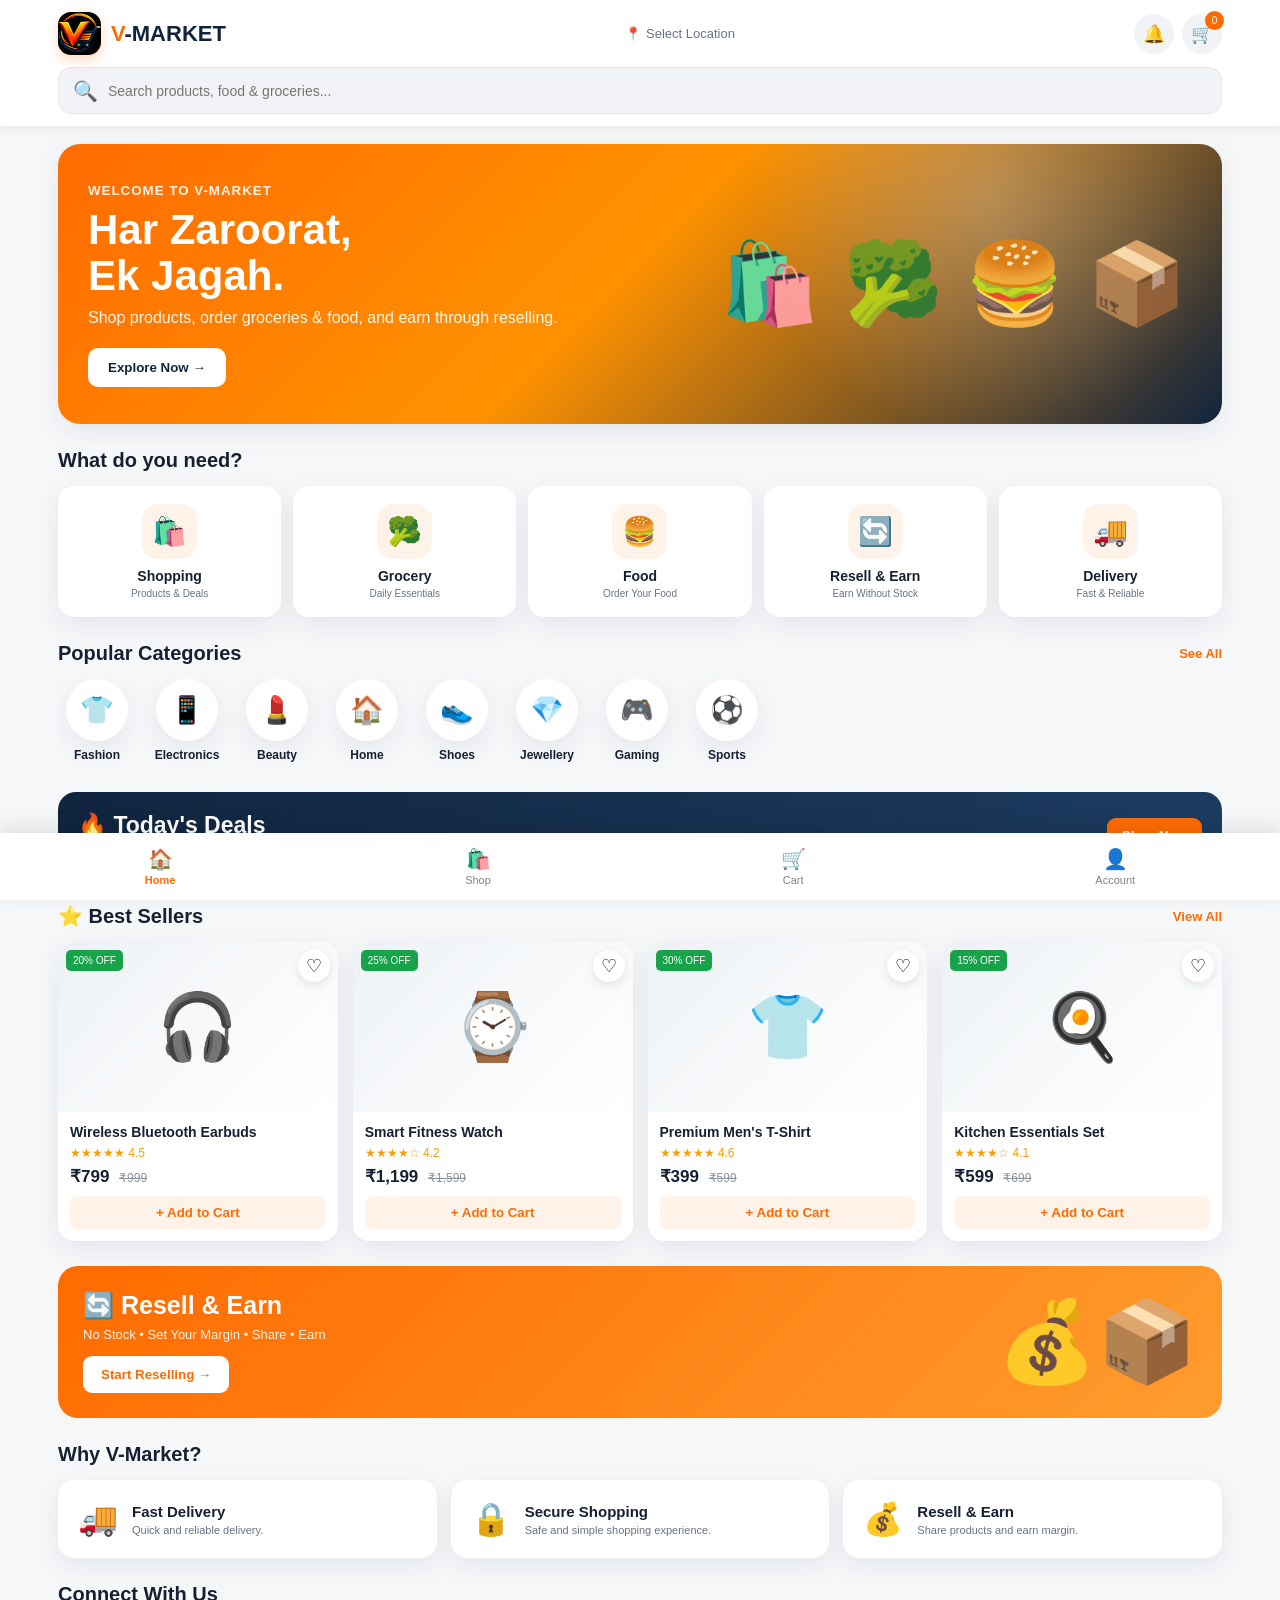
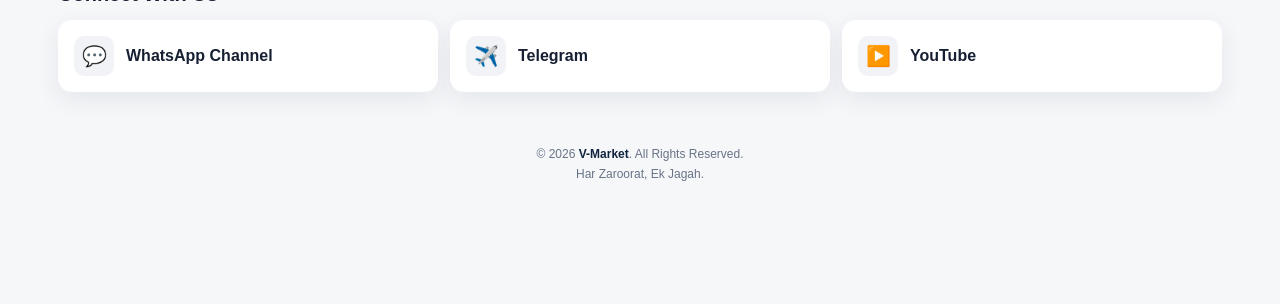
<file: index.html>
<!DOCTYPE html>
<html lang="en">
<head>

<meta charset="UTF-8">
<meta name="viewport" content="width=device-width, initial-scale=1.0">

<title>V-Market | Har Zaroorat, Ek Jagah.</title>

<meta name="description"
content="V-Market - Shopping, Grocery, Food, Resell & Earn and Delivery platform.">

<style>

/* =========================
   RESET
========================= */

*{
    margin:0;
    padding:0;
    box-sizing:border-box;
}

:root{
    --orange:#ff6b00;
    --orange2:#ff8a00;
    --navy:#10243e;
    --text:#172033;
    --muted:#687386;
    --bg:#f6f7f9;
    --white:#ffffff;
    --green:#16a34a;
    --red:#ef4444;
    --border:#e5e7eb;
    --shadow:0 8px 25px rgba(16,36,62,.08);
}

html{
    scroll-behavior:smooth;
}

body{
    font-family:Arial,Helvetica,sans-serif;
    background:var(--bg);
    color:var(--text);
    padding-bottom:80px;
}

button{
    font-family:inherit;
    border:0;
    cursor:pointer;
}

a{
    text-decoration:none;
    color:inherit;
}

/* =========================
   HEADER
========================= */

.header{
    background:var(--white);
    position:sticky;
    top:0;
    z-index:1000;
    box-shadow:0 2px 12px rgba(0,0,0,.07);
}

.header-top{
    max-width:1200px;
    margin:auto;
    padding:12px 18px;
    display:flex;
    align-items:center;
    justify-content:space-between;
    gap:15px;
}

.logo-area{
    display:flex;
    align-items:center;
    gap:10px;
    min-width:160px;
}

.logo-box{
    width:43px;
    height:43px;
    border-radius:13px;
    background:#000;
    display:flex;
    align-items:center;
    justify-content:center;
    color:white;
    font-size:25px;
    font-weight:900;
    box-shadow:0 5px 12px rgba(255,107,0,.25);
}
.logo-box img{
    width:100%;
    height:100%;
    object-fit:contain;
    border-radius:13px;
    display:block;
}
.logo-text{
    font-size:22px;
    font-weight:900;
    color:var(--navy);
}

.logo-text span{
    color:var(--orange);
}

.location{
    display:flex;
    align-items:center;
    gap:5px;
    color:var(--muted);
    font-size:13px;
    cursor:pointer;
}

.header-actions{
    display:flex;
    gap:8px;
}

.icon-btn{
    width:40px;
    height:40px;
    border-radius:50%;
    background:#f1f3f6;
    display:flex;
    align-items:center;
    justify-content:center;
    font-size:18px;
    position:relative;
}

.icon-btn:hover{
    background:#e7eaee;
}

.cart-count{
    position:absolute;
    top:-3px;
    right:-2px;
    background:var(--orange);
    color:white;
    width:19px;
    height:19px;
    border-radius:50%;
    font-size:10px;
    display:flex;
    align-items:center;
    justify-content:center;
}

/* =========================
   SEARCH
========================= */

.search-wrap{
    max-width:1200px;
    margin:auto;
    padding:0 18px 12px;
}

.search{
    background:#f1f3f6;
    border:1px solid #e4e7eb;
    height:47px;
    border-radius:13px;
    display:flex;
    align-items:center;
    padding:0 14px;
    gap:10px;
}

.search span{
    font-size:20px;
}

.search input{
    flex:1;
    border:0;
    outline:0;
    background:transparent;
    font-size:14px;
}

/* =========================
   MAIN
========================= */

.container{
    max-width:1200px;
    margin:auto;
    padding:18px;
}

.section{
    margin-top:25px;
}

.section-head{
    display:flex;
    align-items:center;
    justify-content:space-between;
    margin-bottom:14px;
}

.section-head h2{
    font-size:20px;
}

.see-all{
    color:var(--orange);
    font-weight:bold;
    font-size:13px;
    cursor:pointer;
}

/* =========================
   HERO
========================= */

.hero{
    min-height:280px;
    border-radius:22px;
    overflow:hidden;

    background:
    radial-gradient(
        circle at 80% 20%,
        rgba(255,255,255,.25),
        transparent 25%
    ),
    linear-gradient(
        135deg,
        #ff6b00,
        #ff9200 48%,
        #10243e
    );

    color:white;
    display:flex;
    align-items:center;
    padding:30px;
    position:relative;
    box-shadow:var(--shadow);
}

.hero-content{
    max-width:560px;
    position:relative;
    z-index:2;
}

.hero small{
    font-weight:bold;
    letter-spacing:1px;
    opacity:.9;
}

.hero h1{
    font-size:42px;
    line-height:1.08;
    margin:8px 0;
}

.hero p{
    opacity:.92;
    margin-bottom:18px;
    line-height:1.5;
}

.primary-btn{
    background:white;
    color:var(--navy);
    padding:12px 20px;
    border-radius:10px;
    font-weight:bold;
}

.primary-btn:hover{
    transform:translateY(-2px);
}

.hero-art{
    position:absolute;
    right:35px;
    font-size:80px;
    display:flex;
    gap:8px;
    opacity:.95;
}

/* =========================
   SERVICES
========================= */

.services{
    display:grid;
    grid-template-columns:repeat(5,1fr);
    gap:12px;
}

.service{
    background:white;
    border-radius:16px;
    padding:18px 10px;
    text-align:center;
    box-shadow:var(--shadow);
    cursor:pointer;
    transition:.2s;
}

.service:hover{
    transform:translateY(-3px);
}

.service-icon{
    width:55px;
    height:55px;
    border-radius:16px;
    margin:0 auto 9px;
    display:flex;
    align-items:center;
    justify-content:center;
    font-size:28px;
    background:#fff2e8;
}

.service h3{
    font-size:14px;
}

.service p{
    font-size:10px;
    color:var(--muted);
    margin-top:4px;
}

/* =========================
   CATEGORIES
========================= */

.categories{
    display:flex;
    gap:12px;
    overflow-x:auto;
    padding-bottom:5px;
}

.categories::-webkit-scrollbar{
    display:none;
}

.category{
    min-width:78px;
    text-align:center;
    cursor:pointer;
}

.category-icon{
    width:62px;
    height:62px;
    background:white;
    border-radius:50%;
    display:flex;
    align-items:center;
    justify-content:center;
    font-size:27px;
    margin:auto;
    box-shadow:var(--shadow);
    transition:.2s;
}

.category:hover .category-icon{
    transform:translateY(-3px);
}

.category p{
    font-size:12px;
    margin-top:7px;
    font-weight:bold;
}

/* =========================
   DEAL BANNER
========================= */

.deal-banner{
    border-radius:18px;
    padding:20px;
    color:white;
    background:linear-gradient(120deg,#10243e,#1c3c61);
    display:flex;
    justify-content:space-between;
    align-items:center;
    overflow:hidden;
}

.deal-banner h2{
    font-size:23px;
    margin-bottom:5px;
}

.deal-banner p{
    opacity:.85;
    font-size:13px;
}

.deal-btn{
    background:var(--orange);
    color:white;
    padding:10px 15px;
    border-radius:9px;
    font-weight:bold;
}

/* =========================
   PRODUCTS
========================= */

.products{
    display:grid;
    grid-template-columns:repeat(4,1fr);
    gap:15px;
}

.product{
    background:white;
    border-radius:16px;
    overflow:hidden;
    box-shadow:var(--shadow);
    position:relative;
    transition:.2s;
}

.product:hover{
    transform:translateY(-3px);
}

.product-img{
    height:170px;
    background:linear-gradient(135deg,#eef2f5,#fff);
    display:flex;
    align-items:center;
    justify-content:center;
    font-size:65px;
    position:relative;
}

.discount{
    position:absolute;
    left:8px;
    top:8px;
    background:var(--green);
    color:white;
    font-size:10px;
    padding:5px 7px;
    border-radius:5px;
}

.heart{
    position:absolute;
    right:8px;
    top:8px;
    width:32px;
    height:32px;
    border-radius:50%;
    background:white;
    box-shadow:0 3px 10px rgba(0,0,0,.1);
    font-size:18px;
}

.heart.active{
    color:var(--red);
}

.product-info{
    padding:12px;
}

.product-name{
    font-weight:bold;
    font-size:14px;
    white-space:nowrap;
    overflow:hidden;
    text-overflow:ellipsis;
}

.rating{
    color:#f59e0b;
    font-size:12px;
    margin:6px 0;
}

.price{
    font-weight:900;
    font-size:17px;
}

.old-price{
    color:#8a93a1;
    text-decoration:line-through;
    font-size:12px;
    margin-left:5px;
}

.add-btn{
    margin-top:9px;
    width:100%;
    padding:9px;
    background:#fff2e8;
    color:var(--orange);
    border-radius:8px;
    font-weight:bold;
}

.add-btn:hover{
    background:var(--orange);
    color:white;
}

/* =========================
   FEATURES
========================= */

.features{
    display:grid;
    grid-template-columns:repeat(3,1fr);
    gap:14px;
}

.feature{
    background:white;
    padding:20px;
    border-radius:16px;
    box-shadow:var(--shadow);
    display:flex;
    gap:14px;
    align-items:center;
}

.feature-icon{
    font-size:32px;
}

.feature h3{
    font-size:15px;
}

.feature p{
    color:var(--muted);
    font-size:11px;
    margin-top:4px;
}

/* =========================
   RESELL
========================= */

.resell{
    background:linear-gradient(135deg,#ff6b00,#ff9c2e);
    color:white;
    border-radius:20px;
    padding:25px;
    display:flex;
    align-items:center;
    justify-content:space-between;
    overflow:hidden;
}

.resell h2{
    font-size:25px;
    margin-bottom:7px;
}

.resell p{
    opacity:.9;
    font-size:13px;
    margin-bottom:14px;
}

.resell button{
    background:white;
    color:var(--orange);
    padding:11px 18px;
    border-radius:9px;
    font-weight:bold;
}

.resell-art{
    font-size:80px;
}

/* =========================
   SOCIAL
========================= */

.social{
    display:grid;
    grid-template-columns:repeat(3,1fr);
    gap:12px;
}

.social a{
    background:white;
    border-radius:14px;
    padding:16px;
    display:flex;
    align-items:center;
    gap:12px;
    box-shadow:var(--shadow);
    font-weight:bold;
}

.social-icon{
    width:40px;
    height:40px;
    border-radius:10px;
    display:flex;
    align-items:center;
    justify-content:center;
    font-size:20px;
    background:#f1f3f6;
}

/* =========================
   FOOTER
========================= */

.footer{
    max-width:1200px;
    margin:30px auto 0;
    padding:25px 18px;
    text-align:center;
    color:var(--muted);
    font-size:12px;
}

.footer strong{
    color:var(--navy);
}

/* =========================
   BOTTOM NAV
========================= */

.bottom-nav{
    position:fixed;
    bottom:0;
    left:0;
    right:0;
    background:white;
    height:67px;
    display:flex;
    justify-content:space-around;
    align-items:center;
    box-shadow:0 -5px 20px rgba(0,0,0,.1);
    z-index:999;
}

.nav-item{
    color:#7a8492;
    font-size:11px;
    text-align:center;
    cursor:pointer;
}

.nav-item div{
    font-size:20px;
    margin-bottom:3px;
}

.nav-item.active{
    color:var(--orange);
    font-weight:bold;
}

/* =========================
   TOAST
========================= */

.toast{
    position:fixed;
    left:50%;
    bottom:90px;
    transform:translateX(-50%) translateY(20px);
    background:#10243e;
    color:white;
    padding:12px 18px;
    border-radius:10px;
    z-index:10000;
    opacity:0;
    pointer-events:none;
    transition:.3s;
    max-width:90%;
    text-align:center;
    font-size:14px;
}

.toast.show{
    opacity:1;
    transform:translateX(-50%) translateY(0);
}

/* =========================
   MODAL
========================= */

.modal{
    position:fixed;
    inset:0;
    background:rgba(0,0,0,.55);
    z-index:9999;
    display:none;
    align-items:center;
    justify-content:center;
    padding:15px;
}

.modal.show{
    display:flex;
}

.modal-box{
    background:white;
    width:100%;
    max-width:500px;
    max-height:85vh;
    overflow:auto;
    border-radius:20px;
    padding:20px;
}

.modal-header{
    display:flex;
    align-items:center;
    justify-content:space-between;
    margin-bottom:15px;
}

.close-btn{
    width:35px;
    height:35px;
    border-radius:50%;
    background:#f1f3f6;
    font-size:18px;
}

/* =========================
   CART
========================= */

.cart-item{
    display:flex;
    align-items:center;
    gap:10px;
    padding:12px 0;
    border-bottom:1px solid var(--border);
}

.cart-item-icon{
    width:45px;
    height:45px;
    background:#f4f5f7;
    border-radius:10px;
    display:flex;
    align-items:center;
    justify-content:center;
    font-size:24px;
}

.cart-item-info{
    flex:1;
}

.cart-item-name{
    font-weight:bold;
    font-size:13px;
}

.cart-item-price{
    color:var(--orange);
    font-weight:bold;
    margin-top:4px;
    font-size:13px;
}

.qty{
    display:flex;
    align-items:center;
    gap:7px;
}

.qty button{
    width:27px;
    height:27px;
    border-radius:7px;
    background:#f1f3f6;
    font-weight:bold;
}

.cart-summary{
    margin-top:18px;
    padding-top:15px;
    border-top:1px solid var(--border);
}

.summary-row{
    display:flex;
    justify-content:space-between;
    margin:8px 0;
}

.total-row{
    font-size:19px;
    font-weight:900;
    margin-top:12px;
}

.checkout-btn{
    width:100%;
    padding:13px;
    background:var(--orange);
    color:white;
    border-radius:10px;
    font-weight:bold;
    margin-top:15px;
}

.empty-cart{
    text-align:center;
    padding:35px 10px;
    color:var(--muted);
}

.empty-cart-icon{
    font-size:50px;
    margin-bottom:10px;
}

/* =========================
   NO RESULT
========================= */

.no-results{
    display:none;
    grid-column:1/-1;
    text-align:center;
    padding:35px;
    background:white;
    border-radius:15px;
    color:var(--muted);
}

/* =========================
   MOBILE
========================= */

@media(max-width:800px){

    .header-top{
        padding:10px 12px;
    }

    .logo-text{
        font-size:19px;
    }

    .location{
        display:none;
    }

    .container{
        padding:12px;
    }

    .hero{
        min-height:240px;
        padding:22px;
    }

    .hero h1{
        font-size:29px;
    }

    .hero-art{
        right:-15px;
        font-size:55px;
        opacity:.22;
        flex-direction:column;
    }

    .services{
        grid-template-columns:repeat(2,1fr);
    }

    .services .service:last-child{
        grid-column:span 2;
    }

    .products{
        grid-template-columns:repeat(2,1fr);
        gap:10px;
    }

    .product-img{
        height:145px;
    }

    .features{
        grid-template-columns:1fr;
    }

    .social{
        grid-template-columns:1fr;
    }

    .deal-banner{
        padding:17px;
    }

    .deal-banner h2{
        font-size:19px;
    }

    .resell-art{
        font-size:55px;
    }

    .resell{
        padding:20px;
    }

    .resell h2{
        font-size:21px;
    }
}

@media(max-width:430px){

    .header-top{
        gap:7px;
    }

    .logo-area{
        min-width:auto;
    }

    .logo-box{
        width:38px;
        height:38px;
    }

    .logo-text{
        font-size:17px;
    }

    .icon-btn{
        width:36px;
        height:36px;
    }

    .hero{
        border-radius:18px;
    }

    .hero h1{
        font-size:27px;
    }

    .service{
        padding:15px 7px;
    }

    .service-icon{
        width:48px;
        height:48px;
        font-size:24px;
    }

    .product-img{
        height:125px;
        font-size:50px;
    }

    .product-info{
        padding:9px;
    }

    .product-name{
        font-size:12px;
    }

    .price{
        font-size:15px;
    }

}

</style>

</head>

<body>


<!-- =========================
     HEADER
========================= -->

<header class="header">

    <div class="header-top">

        <div class="logo-area">

            <div class="logo-box">
    <img src="logo-icon.png" alt="V-Market Logo">
</div>

            <div class="logo-text">
                <span>V</span>-MARKET
            </div>

        </div>


        <div
            class="location"
            onclick="selectLocation()"
            title="Select location"
        >

            📍
            <span id="locationText">
                Select Location
            </span>

        </div>


        <div class="header-actions">

            <button
                class="icon-btn"
                onclick="showMessage('Notifications coming soon 🔔')"
                aria-label="Notifications"
            >
                🔔
            </button>


            <button
                class="icon-btn"
                onclick="openCart()"
                aria-label="Cart"
            >

                🛒

                <span
                    class="cart-count"
                    id="cartCount"
                >
                    0
                </span>

            </button>

        </div>

    </div>


    <div class="search-wrap">

        <div class="search">

            <span>
                🔍
            </span>

            <input
                type="search"
                id="searchInput"
                placeholder="Search products, food & groceries..."
                autocomplete="off"
            >

        </div>

    </div>

</header>


<!-- =========================
     MAIN
========================= -->

<main class="container">


<!-- HERO -->

<section class="hero">

    <div class="hero-content">

        <small>
            WELCOME TO V-MARKET
        </small>

        <h1>
            Har Zaroorat,<br>
            Ek Jagah.
        </h1>

        <p>
            Shop products, order groceries & food,
            and earn through reselling.
        </p>

        <button
            class="primary-btn"
            onclick="scrollToSection('productsSection')"
        >
            Explore Now →
        </button>

    </div>


    <div class="hero-art">
        🛍️ 🥦 🍔 📦
    </div>

</section>



<!-- SERVICES -->

<section class="section">

    <div class="section-head">

        <h2>
            What do you need?
        </h2>

    </div>


    <div class="services">


        <div
            class="service"
            onclick="scrollToSection('productsSection')"
        >

            <div class="service-icon">
                🛍️
            </div>

            <h3>
                Shopping
            </h3>

            <p>
                Products & Deals
            </p>

        </div>


        <div
            class="service"
            onclick="showMessage('Grocery section coming soon 🥦')"
        >

            <div class="service-icon">
                🥦
            </div>

            <h3>
                Grocery
            </h3>

            <p>
                Daily Essentials
            </p>

        </div>


        <div
            class="service"
            onclick="showMessage('Food ordering section coming soon 🍔')"
        >

            <div class="service-icon">
                🍔
            </div>

            <h3>
                Food
            </h3>

            <p>
                Order Your Food
            </p>

        </div>


        <div
            class="service"
            onclick="scrollToSection('resellSection')"
        >

            <div class="service-icon">
                🔄
            </div>

            <h3>
                Resell & Earn
            </h3>

            <p>
                Earn Without Stock
            </p>

        </div>


        <div
            class="service"
            onclick="showMessage('Delivery section coming soon 🚚')"
        >

            <div class="service-icon">
                🚚
            </div>

            <h3>
                Delivery
            </h3>

            <p>
                Fast & Reliable
            </p>

        </div>

    </div>

</section>



<!-- CATEGORIES -->

<section class="section">

    <div class="section-head">

        <h2>
            Popular Categories
        </h2>

        <span
            class="see-all"
            onclick="showMessage('More categories coming soon')"
        >
            See All
        </span>

    </div>


    <div class="categories">


        <div
            class="category"
            onclick="filterCategory('fashion')"
        >

            <div class="category-icon">
                👕
            </div>

            <p>
                Fashion
            </p>

        </div>


        <div
            class="category"
            onclick="filterCategory('electronics')"
        >

            <div class="category-icon">
                📱
            </div>

            <p>
                Electronics
            </p>

        </div>


        <div
            class="category"
            onclick="filterCategory('beauty')"
        >

            <div class="category-icon">
                💄
            </div>

            <p>
                Beauty
            </p>

        </div>


        <div
            class="category"
            onclick="filterCategory('home')"
        >

            <div class="category-icon">
                🏠
            </div>

            <p>
                Home
            </p>

        </div>


        <div
            class="category"
            onclick="filterCategory('shoes')"
        >

            <div class="category-icon">
                👟
            </div>

            <p>
                Shoes
            </p>

        </div>


        <div
            class="category"
            onclick="filterCategory('jewellery')"
        >

            <div class="category-icon">
                💎
            </div>

            <p>
                Jewellery
            </p>

        </div>


        <div
            class="category"
            onclick="filterCategory('gaming')"
        >

            <div class="category-icon">
                🎮
            </div>

            <p>
                Gaming
            </p>

        </div>


        <div
            class="category"
            onclick="filterCategory('sports')"
        >

            <div class="category-icon">
                ⚽
            </div>

            <p>
                Sports
            </p>

        </div>

    </div>

</section>



<!-- DEAL -->

<section class="section">

    <div class="deal-banner">

        <div>

            <h2>
                🔥 Today's Deals
            </h2>

            <p>
                Great products. Better prices.
            </p>

        </div>

        <button
            class="deal-btn"
            onclick="scrollToSection('productsSection')"
        >
            Shop Now
        </button>

    </div>

</section>



<!-- PRODUCTS -->

<section
    class="section"
    id="productsSection"
>

    <div class="section-head">

        <h2>
            ⭐ Best Sellers
        </h2>

        <span
            class="see-all"
            onclick="clearSearch()"
        >
            View All
        </span>

    </div>


    <div
        class="products"
        id="productList"
    >


        <!-- PRODUCT 1 -->

        <div
            class="product"
            data-name="Wireless Bluetooth Earbuds"
            data-category="electronics"
        >

            <div class="product-img">

                🎧

                <span class="discount">
                    20% OFF
                </span>

                <button
                    class="heart"
                    onclick="toggleWishlist(this,'Wireless Bluetooth Earbuds')"
                    aria-label="Wishlist"
                >
                    ♡
                </button>

            </div>


            <div class="product-info">

                <div class="product-name">
                    Wireless Bluetooth Earbuds
                </div>

                <div class="rating">
                    ★★★★★ 4.5
                </div>

                <div>

                    <span class="price">
                        ₹799
                    </span>

                    <span class="old-price">
                        ₹999
                    </span>

                </div>

                <button
                    class="add-btn"
                    onclick="addToCart('Wireless Bluetooth Earbuds',799,'🎧')"
                >
                    + Add to Cart
                </button>

            </div>

        </div>



        <!-- PRODUCT 2 -->

        <div
            class="product"
            data-name="Smart Fitness Watch"
            data-category="electronics"
        >

            <div class="product-img">

                ⌚

                <span class="discount">
                    25% OFF
                </span>

                <button
                    class="heart"
                    onclick="toggleWishlist(this,'Smart Fitness Watch')"
                    aria-label="Wishlist"
                >
                    ♡
                </button>

            </div>


            <div class="product-info">

                <div class="product-name">
                    Smart Fitness Watch
                </div>

                <div class="rating">
                    ★★★★☆ 4.2
                </div>

                <div>

                    <span class="price">
                        ₹1,199
                    </span>

                    <span class="old-price">
                        ₹1,599
                    </span>

                </div>

                <button
                    class="add-btn"
                    onclick="addToCart('Smart Fitness Watch',1199,'⌚')"
                >
                    + Add to Cart
                </button>

            </div>

        </div>



        <!-- PRODUCT 3 -->

        <div
            class="product"
            data-name="Premium Men's T-Shirt"
            data-category="fashion"
        >

            <div class="product-img">

                👕

                <span class="discount">
                    30% OFF
                </span>

                <button
                    class="heart"
                    onclick="toggleWishlist(this,'Premium Mens T-Shirt')"
                    aria-label="Wishlist"
                >
                    ♡
                </button>

            </div>


            <div class="product-info">

                <div class="product-name">
                    Premium Men's T-Shirt
                </div>

                <div class="rating">
                    ★★★★★ 4.6
                </div>

                <div>

                    <span class="price">
                        ₹399
                    </span>

                    <span class="old-price">
                        ₹599
                    </span>

                </div>

                <button
                    class="add-btn"
                    onclick="addToCart('Premium Mens T-Shirt',399,'👕')"
                >
                    + Add to Cart
                </button>

            </div>

        </div>



        <!-- PRODUCT 4 -->

        <div
            class="product"
            data-name="Kitchen Essentials Set"
            data-category="home"
        >

            <div class="product-img">

                🍳

                <span class="discount">
                    15% OFF
                </span>

                <button
                    class="heart"
                    onclick="toggleWishlist(this,'Kitchen Essentials Set')"
                    aria-label="Wishlist"
                >
                    ♡
                </button>

            </div>


            <div class="product-info">

                <div class="product-name">
                    Kitchen Essentials Set
                </div>

                <div class="rating">
                    ★★★★☆ 4.1
                </div>

                <div>

                    <span class="price">
                        ₹599
                    </span>

                    <span class="old-price">
                        ₹699
                    </span>

                </div>

                <button
                    class="add-btn"
                    onclick="addToCart('Kitchen Essentials Set',599,'🍳')"
                >
                    + Add to Cart
                </button>

            </div>

        </div>


        <div
            class="no-results"
            id="noResults"
        >
            😔<br><br>
            No products found.
        </div>

    </div>

</section>



<!-- RESELL -->

<section
    class="section"
    id="resellSection"
>

    <div class="resell">

        <div>

            <h2>
                🔄 Resell & Earn
            </h2>

            <p>
                No Stock • Set Your Margin • Share • Earn
            </p>

            <button
                onclick="showResell()"
            >
                Start Reselling →
            </button>

        </div>


        <div class="resell-art">
            💰📦
        </div>

    </div>

</section>



<!-- FEATURES -->

<section class="section">

    <div class="section-head">

        <h2>
            Why V-Market?
        </h2>

    </div>


    <div class="features">


        <div class="feature">

            <div class="feature-icon">
                🚚
            </div>

            <div>

                <h3>
                    Fast Delivery
                </h3>

                <p>
                    Quick and reliable delivery.
                </p>

            </div>

        </div>


        <div class="feature">

            <div class="feature-icon">
                🔒
            </div>

            <div>

                <h3>
                    Secure Shopping
                </h3>

                <p>
                    Safe and simple shopping experience.
                </p>

            </div>

        </div>


        <div class="feature">

            <div class="feature-icon">
                💰
            </div>

            <div>

                <h3>
                    Resell & Earn
                </h3>

                <p>
                    Share products and earn margin.
                </p>

            </div>

        </div>

    </div>

</section>



<!-- SOCIAL -->

<section class="section">

    <div class="section-head">

        <h2>
            Connect With Us
        </h2>

    </div>


    <div class="social">


        <a
            href="https://whatsapp.com/channel/0029VbEOLWl1iUxdE8af050C"
            target="_blank"
            rel="noopener"
        >

            <div class="social-icon">
                💬
            </div>

            WhatsApp Channel

        </a>


        <a
            href="https://t.me/VMarketUpdates"
            target="_blank"
            rel="noopener"
        >

            <div class="social-icon">
                ✈️
            </div>

            Telegram

        </a>


        <a
            href="https://www.youtube.com/@Trend_Vishal"
            target="_blank"
            rel="noopener"
        >

            <div class="social-icon">
                ▶️
            </div>

            YouTube

        </a>

    </div>

</section>



<!-- FOOTER -->

<footer class="footer">

    <p>
        © 2026
        <strong>V-Market</strong>.
        All Rights Reserved.
    </p>

    <p style="margin-top:6px;">
        Har Zaroorat, Ek Jagah.
    </p>

</footer>


</main>



<!-- =========================
     BOTTOM NAV
========================= -->

<nav class="bottom-nav">


    <div
        class="nav-item active"
        onclick="goHome()"
    >

        <div>
            🏠
        </div>

        Home

    </div>


    <div
        class="nav-item"
        onclick="scrollToSection('productsSection')"
    >

        <div>
            🛍️
        </div>

        Shop

    </div>


    <div
        class="nav-item"
        onclick="openCart()"
    >

        <div>
            🛒
        </div>

        Cart

    </div>


    <div
        class="nav-item"
        onclick="openAccount()"
    >

        <div>
            👤
        </div>

        Account

    </div>

</nav>



<!-- =========================
     TOAST
========================= -->

<div
    class="toast"
    id="toast"
>
</div>



<!-- =========================
     CART MODAL
========================= -->

<div
    class="modal"
    id="cartModal"
>

    <div class="modal-box">

        <div class="modal-header">

            <h2>
                🛒 My Cart
            </h2>

            <button
                class="close-btn"
                onclick="closeModal('cartModal')"
            >
                ✕
            </button>

        </div>


        <div id="cartContent">
        </div>

    </div>

</div>



<!-- =========================
     ACCOUNT MODAL
========================= -->

<div
    class="modal"
    id="accountModal"
>

    <div class="modal-box">

        <div class="modal-header">

            <h2>
                👤 My Account
            </h2>

            <button
                class="close-btn"
                onclick="closeModal('accountModal')"
            >
                ✕
            </button>

        </div>


        <div style="text-align:center;padding:20px 5px;">

            <div style="font-size:55px;">
                👤
            </div>

            <h3 style="margin:10px 0;">
                Welcome to V-Market
            </h3>

            <p style="color:#687386;font-size:13px;">
                Account and order management will be
                available soon.
            </p>

            <button
                class="checkout-btn"
                onclick="showMessage('Login system coming soon 🚀')"
            >
                Login / Register
            </button>

        </div>

    </div>

</div>



<!-- =========================
     JAVASCRIPT
========================= -->

<script>

/* =========================
   STORAGE
========================= */

let cart = [];

let wishlist = [];

try{

    cart =
        JSON.parse(
            localStorage.getItem("vmarket_cart")
        ) || [];

    wishlist =
        JSON.parse(
            localStorage.getItem("vmarket_wishlist")
        ) || [];

}catch(error){

    cart = [];
    wishlist = [];

}


/* =========================
   SAVE DATA
========================= */

function saveCart(){

    try{

        localStorage.setItem(
            "vmarket_cart",
            JSON.stringify(cart)
        );

    }catch(error){

        console.log("Cart storage unavailable");

    }

}


function saveWishlist(){

    try{

        localStorage.setItem(
            "vmarket_wishlist",
            JSON.stringify(wishlist)
        );

    }catch(error){

        console.log("Wishlist storage unavailable");

    }

}


/* =========================
   TOAST MESSAGE
========================= */

let toastTimer;

function showMessage(message){

    const toast =
        document.getElementById("toast");

    toast.innerHTML = message;

    toast.classList.add("show");

    clearTimeout(toastTimer);

    toastTimer = setTimeout(function(){

        toast.classList.remove("show");

    },2500);

}


/* =========================
   SCROLL
========================= */

function scrollToSection(id){

    const section =
        document.getElementById(id);

    if(section){

        section.scrollIntoView({
            behavior:"smooth",
            block:"start"
        });

    }

}


/* =========================
   HOME
========================= */

function goHome(){

    window.scrollTo({
        top:0,
        behavior:"smooth"
    });

}


/* =========================
   ADD TO CART
========================= */

function addToCart(name,price,icon){

    const existing =
        cart.find(item => item.name === name);

    if(existing){

        existing.qty += 1;

    }else{

        cart.push({
            name:name,
            price:price,
            icon:icon,
            qty:1
        });

    }

    saveCart();

    updateCartCount();

    showMessage(
        "✅ " + name + " cart me add ho gaya"
    );

}


/* =========================
   CART COUNT
========================= */

function updateCartCount(){

    const countElement =
        document.getElementById("cartCount");

    const totalQuantity =
        cart.reduce(
            (total,item) =>
                total + Number(item.qty || 0),
            0
        );

    countElement.textContent =
        totalQuantity;

}


/* =========================
   OPEN CART
========================= */

function openCart(){

    renderCart();

    document
        .getElementById("cartModal")
        .classList.add("show");

}


/* =========================
   RENDER CART
========================= */

function renderCart(){

    const content =
        document.getElementById("cartContent");

    if(cart.length === 0){

        content.innerHTML = `

            <div class="empty-cart">

                <div class="empty-cart-icon">
                    🛒
                </div>

                <h3>
                    Your cart is empty
                </h3>

                <p style="margin-top:7px;">
                    Add some products to continue.
                </p>

                <button
                    class="checkout-btn"
                    onclick="closeModal('cartModal');scrollToSection('productsSection')"
                >
                    Start Shopping
                </button>

            </div>

        `;

        return;

    }


    let subtotal = 0;

    let html = "";


    cart.forEach(function(item,index){

        const qty =
            Number(item.qty || 1);

        const itemTotal =
            Number(item.price) * qty;

        subtotal += itemTotal;


        html += `

            <div class="cart-item">

                <div class="cart-item-icon">
                    ${item.icon || "📦"}
                </div>

                <div class="cart-item-info">

                    <div class="cart-item-name">
                        ${escapeHtml(item.name)}
                    </div>

                    <div class="cart-item-price">
                        ₹${Number(item.price).toLocaleString("en-IN")}
                    </div>

                </div>

                <div class="qty">

                    <button
                        onclick="changeQuantity(${index},-1)"
                    >
                        −
                    </button>

                    <strong>
                        ${qty}
                    </strong>

                    <button
                        onclick="changeQuantity(${index},1)"
                    >
                        +
                    </button>

                </div>

            </div>

        `;

    });


    const delivery =
        subtotal >= 499 ? 0 : 40;

    const total =
        subtotal + delivery;


    html += `

        <div class="cart-summary">

            <div class="summary-row">

                <span>
                    Subtotal
                </span>

                <strong>
                    ₹${subtotal.toLocaleString("en-IN")}
                </strong>

            </div>


            <div class="summary-row">

                <span>
                    Delivery
                </span>

                <strong>
                    ${
                        delivery === 0
                        ? "FREE"
                        : "₹" + delivery
                    }
                </strong>

            </div>


            <div class="summary-row total-row">

                <span>
                    Total
                </span>

                <strong style="color:#ff6b00;">
                    ₹${total.toLocaleString("en-IN")}
                </strong>

            </div>


            <button
                class="checkout-btn"
                onclick="checkout()"
            >
                Proceed to Checkout →
            </button>


            <button
                onclick="clearCart()"
                style="
                    width:100%;
                    margin-top:9px;
                    padding:11px;
                    background:#f1f3f6;
                    color:#ef4444;
                    border-radius:10px;
                    font-weight:bold;
                "
            >
                Clear Cart
            </button>

        </div>

    `;


    content.innerHTML = html;

}


/* =========================
   CHANGE QUANTITY
========================= */

function changeQuantity(index,change){

    if(!cart[index]){
        return;
    }

    cart[index].qty += change;

    if(cart[index].qty <= 0){

        cart.splice(index,1);

    }

    saveCart();

    updateCartCount();

    renderCart();

}


/* =========================
   CLEAR CART
========================= */

function clearCart(){

    if(cart.length === 0){
        return;
    }

    const confirmClear =
        confirm(
            "Kya aap cart empty karna chahte hain?"
        );

    if(!confirmClear){
        return;
    }

    cart = [];

    saveCart();

    updateCartCount();

    renderCart();

    showMessage(
        "Cart empty kar diya gaya 🛒"
    );

}


/* =========================
   CHECKOUT
========================= */

function checkout(){

    if(cart.length === 0){

        showMessage(
            "Cart empty hai 🛒"
        );

        return;

    }

    showMessage(
        "Checkout system jaldi available hoga 🚀"
    );

}


/* =========================
   CLOSE MODAL
========================= */

function closeModal(id){

    const modal =
        document.getElementById(id);

    if(modal){

        modal.classList.remove("show");

    }

}


/* =========================
   ACCOUNT
========================= */

function openAccount(){

    document
        .getElementById("accountModal")
        .classList.add("show");

}


/* =========================
   WISHLIST
========================= */

function toggleWishlist(button,name){

    const index =
        wishlist.indexOf(name);

    if(index === -1){

        wishlist.push(name);

        button.classList.add("active");

        button.innerHTML = "♥";

        showMessage(
            "❤️ Wishlist me add ho gaya"
        );

    }else{

        wishlist.splice(index,1);

        button.classList.remove("active");

        button.innerHTML = "♡";

        showMessage(
            "Wishlist se remove ho gaya"
        );

    }

    saveWishlist();

}


/* =========================
   SEARCH
========================= */

function searchProducts(){

    const input =
        document.getElementById("searchInput");

    const query =
        input.value
        .toLowerCase()
        .trim();


    const products =
        document.querySelectorAll(
            ".product"
        );

    let found = 0;


    products.forEach(function(product){

        const name =
            (
                product.dataset.name ||
                ""
            ).toLowerCase();


        const category =
            (
                product.dataset.category ||
                ""
            ).toLowerCase();


        if(
            name.includes(query) ||
            category.includes(query)
        ){

            product.style.display = "";

            found++;

        }else{

            product.style.display = "none";

        }

    });


    const noResults =
        document.getElementById("noResults");


    if(found === 0){

        noResults.style.display =
            "block";

    }else{

        noResults.style.display =
            "none";

    }

}


/* =========================
   CLEAR SEARCH
========================= */

function clearSearch(){

    const input =
        document.getElementById("searchInput");

    input.value = "";

    searchProducts();

    scrollToSection(
        "productsSection"
    );

}


/* =========================
   CATEGORY FILTER
========================= */

function filterCategory(category){

    const input =
        document.getElementById("searchInput");

    input.value = category;

    searchProducts();

    scrollToSection(
        "productsSection"
    );

    showMessage(
        "Category: " +
        category
    );

}


/* =========================
   LOCATION
========================= */

function selectLocation(){

    const location =
        prompt(
            "Apni city / area ka naam enter karein:"
        );


    if(
        location &&
        location.trim() !== ""
    ){

        const cleanLocation =
            location.trim();


        document.getElementById(
            "locationText"
        ).textContent =
            cleanLocation;


        try{

            localStorage.setItem(
                "vmarket_location",
                cleanLocation
            );

        }catch(error){}


        showMessage(
            "📍 Location set: " +
            escapeHtml(cleanLocation)
        );

    }

}


/* =========================
   RESELL
========================= */

function showResell(){

    showMessage(
        "🔄 Resell & Earn system coming soon 🚀"
    );

}


/* =========================
   ESCAPE HTML
========================= */

function escapeHtml(value){

    return String(value)
        .replace(/&/g,"&amp;")
        .replace(/</g,"&lt;")
        .replace(/>/g,"&gt;")
        .replace(/"/g,"&quot;")
        .replace(/'/g,"&#039;");

}


/* =========================
   MODAL OUTSIDE CLICK
========================= */

document
    .querySelectorAll(".modal")
    .forEach(function(modal){

        modal.addEventListener(
            "click",
            function(event){

                if(
                    event.target === modal
                ){

                    modal.classList.remove(
                        "show"
                    );

                }

            }
        );

    });


/* =========================
   KEYBOARD ESC
========================= */

document.addEventListener(
    "keydown",
    function(event){

        if(event.key === "Escape"){

            document
                .querySelectorAll(".modal.show")
                .forEach(function(modal){

                    modal.classList.remove(
                        "show"
                    );

                });

        }

    }
);


/* =========================
   RESTORE LOCATION
========================= */

function restoreLocation(){

    try{

        const saved =
            localStorage.getItem(
                "vmarket_location"
            );


        if(saved){

            document.getElementById(
                "locationText"
            ).textContent =
                saved;

        }

    }catch(error){}

}


/* =========================
   RESTORE WISHLIST UI
========================= */

function restoreWishlistUI(){

    document
        .querySelectorAll(".heart")
        .forEach(function(button){

            const onclickText =
                button.getAttribute(
                    "onclick"
                ) || "";


            const match =
                onclickText.match(
                    /'([^']+)'/
                );


            if(!match){
                return;
            }


            const name =
                match[1];


            if(
                wishlist.includes(name)
            ){

                button.classList.add(
                    "active"
                );

                button.innerHTML =
                    "♥";

            }

        });

}


/* =========================
   SEARCH EVENT
========================= */

document
    .getElementById("searchInput")
    .addEventListener(
        "input",
        searchProducts
    );


/* =========================
   INITIALIZE
========================= */

updateCartCount();

restoreLocation();

restoreWishlistUI();


</script>

</body>
</html>
</file>
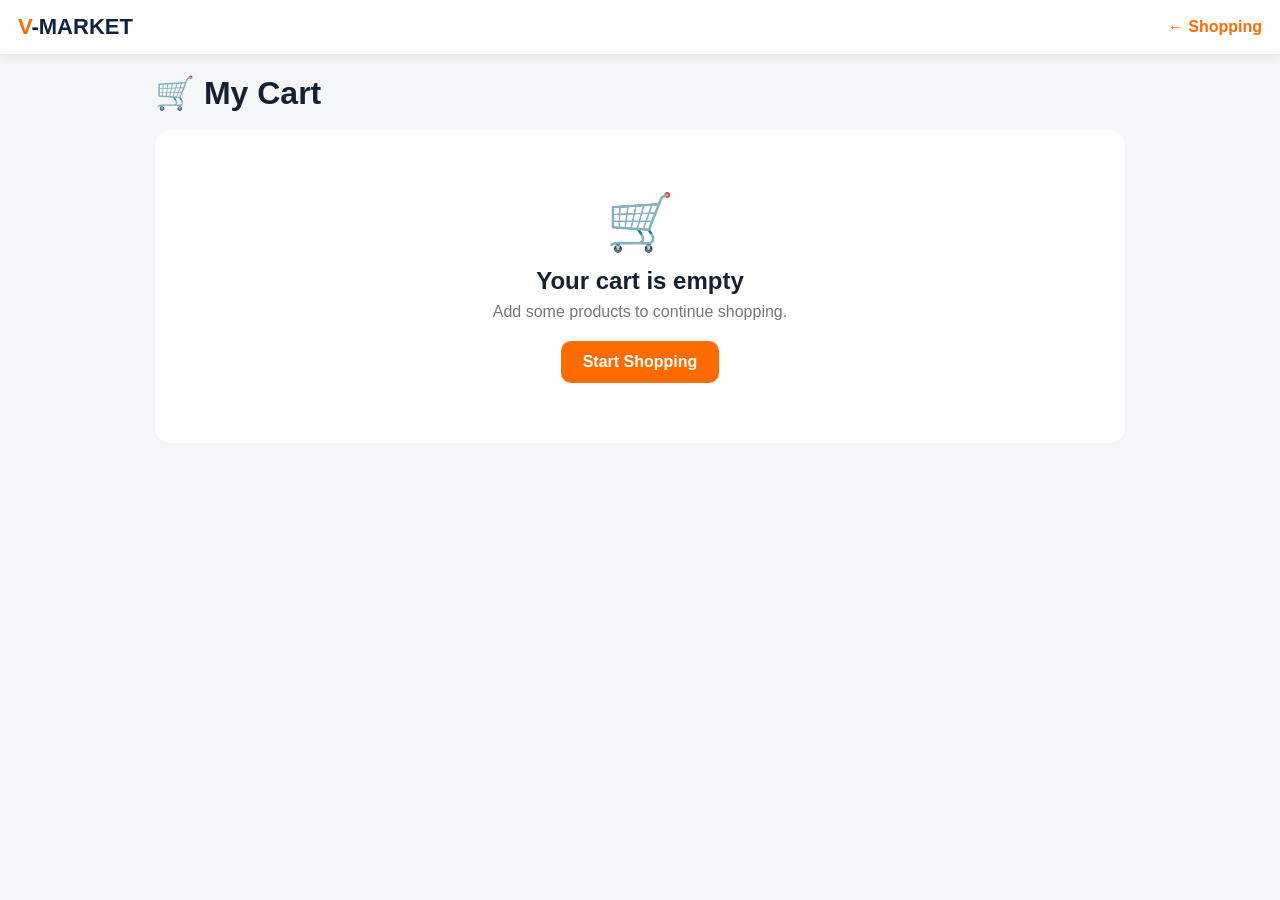
<file: cart.html>
<!DOCTYPE html>
<html lang="en">
<head>
<meta charset="UTF-8">
<meta name="viewport" content="width=device-width, initial-scale=1.0">

<title>Cart | V-Market</title>

<style>
*{
    margin:0;
    padding:0;
    box-sizing:border-box;
}

body{
    font-family:Arial, sans-serif;
    background:#f5f6f8;
    color:#172033;
    padding-bottom:30px;
}

.header{
    background:#fff;
    padding:14px 18px;
    display:flex;
    align-items:center;
    justify-content:space-between;
    box-shadow:0 2px 12px rgba(0,0,0,.08);
    position:sticky;
    top:0;
    z-index:100;
}

.logo{
    text-decoration:none;
    font-size:22px;
    font-weight:900;
    color:#10243e;
}

.logo span{
    color:#ff6b00;
}

.back{
    text-decoration:none;
    color:#ff6b00;
    font-weight:bold;
}

.container{
    max-width:1000px;
    margin:auto;
    padding:20px 15px;
}

h1{
    margin-bottom:18px;
}

.cart-list{
    display:flex;
    flex-direction:column;
    gap:12px;
}

.cart-item{
    background:#fff;
    border-radius:15px;
    padding:14px;
    display:flex;
    gap:15px;
    align-items:center;
    box-shadow:0 4px 15px rgba(0,0,0,.05);
}

.cart-image{
    width:90px;
    height:90px;
    border-radius:12px;
    object-fit:cover;
    background:#eee;
}

.item-info{
    flex:1;
}

.item-name{
    font-weight:bold;
    margin-bottom:6px;
}

.item-price{
    color:#ff6b00;
    font-size:18px;
    font-weight:bold;
}

.quantity{
    display:flex;
    align-items:center;
    gap:8px;
    margin-top:10px;
}

.quantity button{
    width:30px;
    height:30px;
    border:0;
    border-radius:7px;
    background:#eee;
    cursor:pointer;
    font-size:17px;
}

.remove{
    background:#ffe8e8 !important;
    color:#e53935;
    padding:8px 10px;
    border-radius:8px;
    margin-top:10px;
}

.summary{
    background:#fff;
    border-radius:16px;
    padding:20px;
    margin-top:20px;
    box-shadow:0 4px 15px rgba(0,0,0,.05);
}

.row{
    display:flex;
    justify-content:space-between;
    margin:10px 0;
}

.total{
    border-top:1px solid #ddd;
    padding-top:14px;
    font-size:21px;
    font-weight:bold;
}

.checkout{
    width:100%;
    margin-top:18px;
    padding:14px;
    background:#ff6b00;
    color:white;
    border:0;
    border-radius:11px;
    font-size:16px;
    font-weight:bold;
    cursor:pointer;
}

.clear{
    width:100%;
    margin-top:10px;
    padding:12px;
    background:#f1f1f1;
    color:#333;
    border:0;
    border-radius:10px;
    cursor:pointer;
}

.empty{
    background:#fff;
    text-align:center;
    padding:60px 20px;
    border-radius:16px;
}

.empty-icon{
    font-size:55px;
    margin-bottom:12px;
}

@media(max-width:600px){

    .cart-item{
        align-items:flex-start;
    }

    .cart-image{
        width:75px;
        height:75px;
    }

    .item-name{
        font-size:14px;
    }

    .item-price{
        font-size:16px;
    }
}
</style>
</head>

<body>

<header class="header">

    <a href="index.html" class="logo">
        <span>V</span>-MARKET
    </a>

    <a href="products.html" class="back">
        ← Shopping
    </a>

</header>

<main class="container">

    <h1>🛒 My Cart</h1>

    <div id="cartContent"></div>

</main>

<script>

function getCart(){

    return JSON.parse(
        localStorage.getItem("vmarket_cart") || "[]"
    );

}


function saveCart(cart){

    localStorage.setItem(
        "vmarket_cart",
        JSON.stringify(cart)
    );

}


function renderCart(){

    const cart = getCart();

    const content =
        document.getElementById("cartContent");


    if(cart.length === 0){

        content.innerHTML = `

            <div class="empty">

                <div class="empty-icon">
                    🛒
                </div>

                <h2>Your cart is empty</h2>

                <p style="margin:8px 0 20px;color:#777;">
                    Add some products to continue shopping.
                </p>

                <a href="products.html"
                   style="
                   display:inline-block;
                   background:#ff6b00;
                   color:white;
                   padding:12px 22px;
                   border-radius:10px;
                   text-decoration:none;
                   font-weight:bold;">
                    Start Shopping
                </a>

            </div>

        `;

        return;

    }


    let subtotal = 0;


    let itemsHTML = `

        <div class="cart-list">

    `;


    cart.forEach((item,index)=>{

        const itemTotal =
            Number(item.price) *
            Number(item.quantity || 1);

        subtotal += itemTotal;


        itemsHTML += `

            <div class="cart-item">

                <img
                    class="cart-image"
                    src="${item.image || ''}"
                    onerror="this.style.display='none'"
                >

                <div class="item-info">

                    <div class="item-name">
                        ${item.name}
                    </div>

                    <div class="item-price">
                        ₹${Number(item.price).toLocaleString("en-IN")}
                    </div>

                    <div class="quantity">

                        <button
                            onclick="changeQuantity(${index},-1)">
                            −
                        </button>

                        <strong>
                            ${item.quantity || 1}
                        </strong>

                        <button
                            onclick="changeQuantity(${index},1)">
                            +
                        </button>

                    </div>

                    <button
                        class="remove"
                        onclick="removeItem(${index})">
                        🗑 Remove
                    </button>

                </div>

            </div>

        `;

    });


    itemsHTML += `</div>`;


    const delivery =
        subtotal >= 499 ? 0 : 40;

    const total =
        subtotal + delivery;


    itemsHTML += `

        <div class="summary">

            <h2>Price Details</h2>

            <div class="row">
                <span>Subtotal</span>
                <strong>
                    ₹${subtotal.toLocaleString("en-IN")}
                </strong>
            </div>

            <div class="row">
                <span>Delivery</span>
                <strong>
                    ${delivery === 0 ? "FREE" : "₹40"}
                </strong>
            </div>

            <div class="row total">
                <span>Total</span>
                <strong>
                    ₹${total.toLocaleString("en-IN")}
                </strong>
            </div>

            <button
                class="checkout"
                onclick="goToCheckout()">
                Proceed to Checkout →
            </button>

            <button
                class="clear"
                onclick="clearCart()">
                Clear Cart
            </button>

        </div>

    `;


    content.innerHTML = itemsHTML;

}


function changeQuantity(index,change){

    const cart = getCart();

    if(!cart[index]) return;


    let quantity =
        Number(cart[index].quantity || 1);

    quantity += change;


    if(quantity <= 0){

        cart.splice(index,1);

    }else{

        cart[index].quantity = quantity;

    }


    saveCart(cart);

    renderCart();

}


function removeItem(index){

    const cart = getCart();

    cart.splice(index,1);

    saveCart(cart);

    renderCart();

}


function clearCart(){

    if(!confirm("क्या आप पूरा cart खाली करना चाहते हैं?")){
        return;
    }

    localStorage.removeItem("vmarket_cart");

    renderCart();

}


function goToCheckout(){

    const cart = getCart();

    if(cart.length === 0){

        alert("Cart खाली है।");

        return;

    }

    window.location.href =
        "checkout.html";

}


renderCart();

</script>

</body>
</html>
</file>
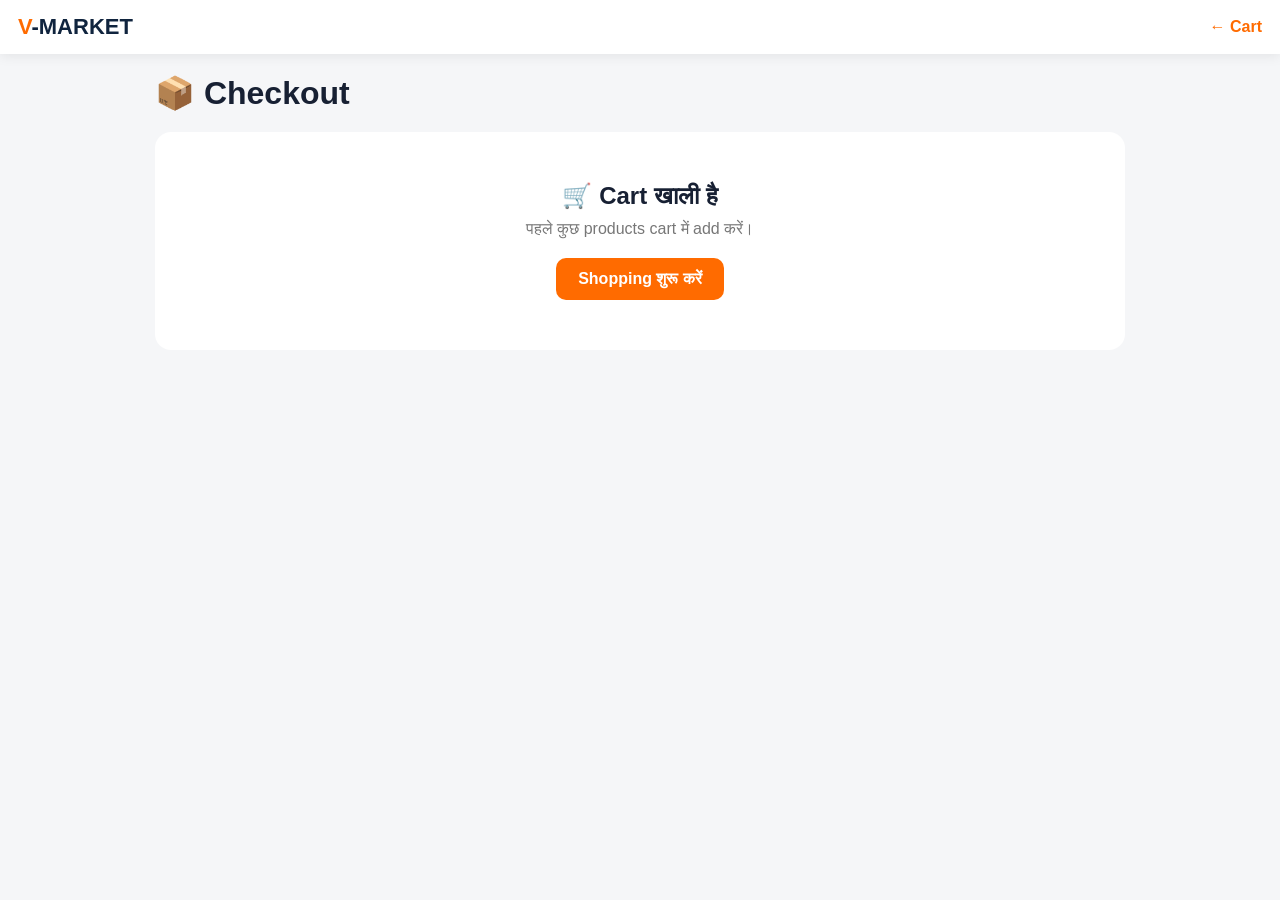
<file: checkout.html>
<!DOCTYPE html>
<html lang="en">
<head>
<meta charset="UTF-8">
<meta name="viewport" content="width=device-width, initial-scale=1.0">
<title>Checkout | V-Market</title>

<style>
*{margin:0;padding:0;box-sizing:border-box}

body{
    font-family:Arial,sans-serif;
    background:#f5f6f8;
    color:#172033;
}

.header{
    background:#fff;
    padding:14px 18px;
    display:flex;
    justify-content:space-between;
    align-items:center;
    box-shadow:0 2px 12px rgba(0,0,0,.08);
    position:sticky;
    top:0;
    z-index:10;
}

.logo{
    font-size:22px;
    font-weight:900;
    text-decoration:none;
    color:#10243e;
}

.logo span{color:#ff6b00}

.back{
    color:#ff6b00;
    text-decoration:none;
    font-weight:bold;
}

.container{
    max-width:1000px;
    margin:auto;
    padding:20px 15px 40px;
}

h1{margin-bottom:20px}

.grid{
    display:grid;
    grid-template-columns:1.5fr 1fr;
    gap:20px;
}

.card{
    background:#fff;
    padding:20px;
    border-radius:16px;
    box-shadow:0 4px 15px rgba(0,0,0,.05);
    margin-bottom:15px;
}

.card h2{
    margin-bottom:16px;
    font-size:20px;
}

.form-group{
    margin-bottom:14px;
}

label{
    display:block;
    font-weight:bold;
    margin-bottom:6px;
    font-size:14px;
}

input,textarea,select{
    width:100%;
    padding:13px;
    border:1px solid #ddd;
    border-radius:9px;
    outline:none;
    font-size:14px;
}

input:focus,textarea:focus,select:focus{
    border-color:#ff6b00;
}

textarea{
    min-height:90px;
    resize:vertical;
}

.row{
    display:flex;
    justify-content:space-between;
    margin:11px 0;
}

.total{
    border-top:1px solid #ddd;
    padding-top:15px;
    font-size:21px;
    font-weight:bold;
}

.place-order{
    width:100%;
    padding:15px;
    border:0;
    border-radius:10px;
    background:#ff6b00;
    color:white;
    font-size:16px;
    font-weight:bold;
    cursor:pointer;
    margin-top:15px;
}

.order-item{
    display:flex;
    justify-content:space-between;
    gap:10px;
    padding:10px 0;
    border-bottom:1px solid #eee;
    font-size:14px;
}

.empty{
    background:white;
    padding:50px 20px;
    border-radius:16px;
    text-align:center;
}

@media(max-width:700px){
    .grid{
        grid-template-columns:1fr;
    }
}
</style>
</head>

<body>

<header class="header">

    <a href="index.html" class="logo">
        <span>V</span>-MARKET
    </a>

    <a href="cart.html" class="back">
        ← Cart
    </a>

</header>

<main class="container">

    <h1>📦 Checkout</h1>

    <div id="checkoutContent"></div>

</main>

<script>

function getCart(){

    return JSON.parse(
        localStorage.getItem("vmarket_cart") || "[]"
    );

}


function renderCheckout(){

    const cart = getCart();

    const content =
        document.getElementById("checkoutContent");


    if(cart.length === 0){

        content.innerHTML = `

            <div class="empty">

                <h2>🛒 Cart खाली है</h2>

                <p style="margin:10px 0 20px;color:#777;">
                    पहले कुछ products cart में add करें।
                </p>

                <a href="products.html"
                   style="
                   display:inline-block;
                   padding:12px 22px;
                   background:#ff6b00;
                   color:#fff;
                   border-radius:10px;
                   text-decoration:none;
                   font-weight:bold;">
                    Shopping शुरू करें
                </a>

            </div>

        `;

        return;
    }


    let subtotal = 0;

    cart.forEach(item => {
        subtotal +=
            Number(item.price) *
            Number(item.quantity || 1);
    });


    const delivery =
        subtotal >= 499 ? 0 : 40;

    const total =
        subtotal + delivery;


    let itemsHTML = "";

    cart.forEach(item => {

        const quantity =
            Number(item.quantity || 1);

        const itemTotal =
            Number(item.price) * quantity;

        itemsHTML += `

            <div class="order-item">

                <span>
                    ${item.name}
                    × ${quantity}
                </span>

                <strong>
                    ₹${itemTotal.toLocaleString("en-IN")}
                </strong>

            </div>

        `;

    });


    content.innerHTML = `

        <div class="grid">

            <div>

                <div class="card">

                    <h2>👤 Customer Details</h2>

                    <div class="form-group">
                        <label>Full Name *</label>
                        <input
                            id="customerName"
                            type="text"
                            placeholder="अपना नाम लिखें"
                        >
                    </div>

                    <div class="form-group">
                        <label>Mobile Number *</label>
                        <input
                            id="mobile"
                            type="tel"
                            maxlength="10"
                            placeholder="10 digit mobile number"
                        >
                    </div>

                </div>


                <div class="card">

                    <h2>📍 Delivery Address</h2>

                    <div class="form-group">
                        <label>House / Street / Area *</label>
                        <textarea
                            id="address"
                            placeholder="पूरा पता लिखें">
                        </textarea>
                    </div>

                    <div class="form-group">
                        <label>City *</label>
                        <input
                            id="city"
                            type="text"
                            placeholder="City"
                        >
                    </div>

                    <div class="form-group">
                        <label>State *</label>
                        <input
                            id="state"
                            type="text"
                            placeholder="State"
                        >
                    </div>

                    <div class="form-group">
                        <label>PIN Code *</label>
                        <input
                            id="pincode"
                            type="tel"
                            maxlength="6"
                            placeholder="6 digit PIN"
                        >
                    </div>

                </div>


                <div class="card">

                    <h2>💳 Payment Method</h2>

                    <div class="form-group">

                        <select id="payment">

                            <option value="">
                                Select Payment Method
                            </option>

                            <option value="cod">
                                Cash on Delivery
                            </option>

                            <option value="online">
                                Online Payment
                            </option>

                        </select>

                    </div>

                </div>

            </div>


            <div>

                <div class="card">

                    <h2>🛍️ Order Summary</h2>

                    ${itemsHTML}

                    <div class="row">
                        <span>Subtotal</span>
                        <strong>
                            ₹${subtotal.toLocaleString("en-IN")}
                        </strong>
                    </div>

                    <div class="row">
                        <span>Delivery</span>
                        <strong>
                            ${delivery === 0 ? "FREE" : "₹40"}
                        </strong>
                    </div>

                    <div class="row total">
                        <span>Total</span>
                        <strong>
                            ₹${total.toLocaleString("en-IN")}
                        </strong>
                    </div>

                    <button
                        class="place-order"
                        onclick="placeOrder()">
                        📦 Place Order
                    </button>

                </div>

            </div>

        </div>

    `;

}


function placeOrder(){

    const name =
        document.getElementById("customerName").value.trim();

    const mobile =
        document.getElementById("mobile").value.trim();

    const address =
        document.getElementById("address").value.trim();

    const city =
        document.getElementById("city").value.trim();

    const state =
        document.getElementById("state").value.trim();

    const pincode =
        document.getElementById("pincode").value.trim();

    const payment =
        document.getElementById("payment").value;


    if(!name ||
       !mobile ||
       !address ||
       !city ||
       !state ||
       !pincode ||
       !payment){

        alert("कृपया सभी जरूरी जानकारी भरें।");

        return;
    }


    if(!/^[0-9]{10}$/.test(mobile)){

        alert("कृपया सही 10 digit mobile number डालें।");

        return;
    }


    if(!/^[0-9]{6}$/.test(pincode)){

        alert("कृपया सही 6 digit PIN code डालें।");

        return;
    }


    const cart = getCart();

    let subtotal = 0;

    cart.forEach(item => {

        subtotal +=
            Number(item.price) *
            Number(item.quantity || 1);

    });


    const delivery =
        subtotal >= 499 ? 0 : 40;

    const total =
        subtotal + delivery;


    const order = {

        orderId:
            "VM" +
            Date.now(),

        customer:{

            name:name,

            mobile:mobile,

            address:address,

            city:city,

            state:state,

            pincode:pincode

        },

        items:cart,

        subtotal:subtotal,

        delivery:delivery,

        total:total,

        paymentMethod:payment,

        status:"Order Placed",

        createdAt:
            new Date().toISOString()

    };


    const orders =
        JSON.parse(
            localStorage.getItem("vmarket_orders") || "[]"
        );


    orders.push(order);


    localStorage.setItem(
        "vmarket_orders",
        JSON.stringify(orders)
    );


    localStorage.removeItem("vmarket_cart");


    localStorage.setItem(
        "vmarket_last_order",
        JSON.stringify(order)
    );


    alert(
        "Order successfully placed! 🎉\n\n" +
        "Order ID: " +
        order.orderId
    );


    window.location.href =
        "orders.html";

}


renderCheckout();

</script>

</body>
</html>
</file>
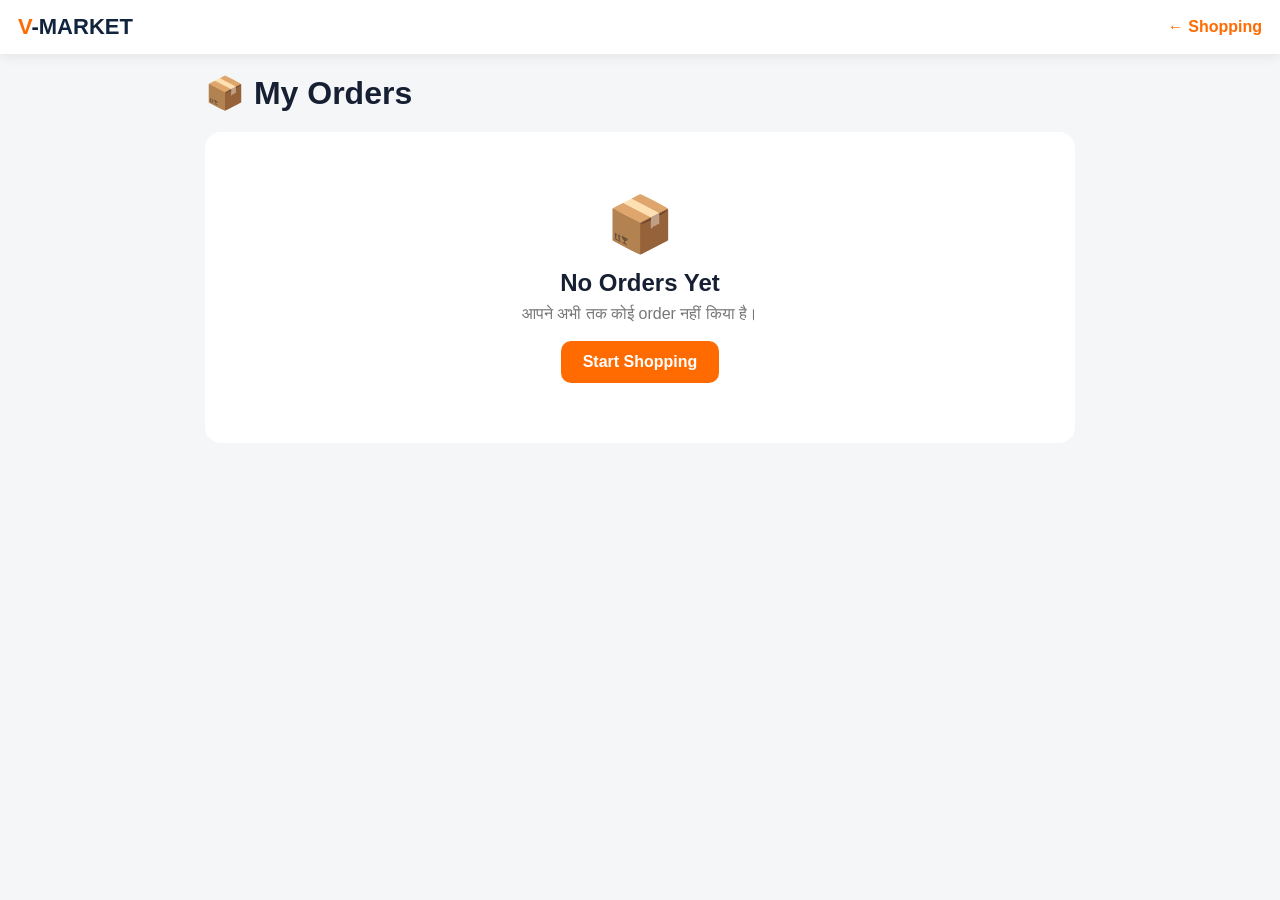
<file: orders.html>
<!DOCTYPE html>
<html lang="en">
<head>
<meta charset="UTF-8">
<meta name="viewport" content="width=device-width, initial-scale=1.0">

<title>My Orders | V-Market</title>

<style>
*{
    margin:0;
    padding:0;
    box-sizing:border-box;
}

body{
    font-family:Arial,sans-serif;
    background:#f5f6f8;
    color:#172033;
    padding-bottom:30px;
}

.header{
    background:#fff;
    padding:14px 18px;
    display:flex;
    align-items:center;
    justify-content:space-between;
    box-shadow:0 2px 12px rgba(0,0,0,.08);
    position:sticky;
    top:0;
    z-index:10;
}

.logo{
    font-size:22px;
    font-weight:900;
    color:#10243e;
    text-decoration:none;
}

.logo span{
    color:#ff6b00;
}

.back{
    color:#ff6b00;
    text-decoration:none;
    font-weight:bold;
}

.container{
    max-width:900px;
    margin:auto;
    padding:20px 15px 40px;
}

h1{
    margin-bottom:20px;
}

.order-card{
    background:#fff;
    border-radius:16px;
    padding:18px;
    margin-bottom:16px;
    box-shadow:0 4px 15px rgba(0,0,0,.05);
}

.order-top{
    display:flex;
    justify-content:space-between;
    gap:10px;
    align-items:center;
    border-bottom:1px solid #eee;
    padding-bottom:13px;
}

.order-id{
    font-weight:bold;
    color:#10243e;
}

.status{
    background:#fff3e6;
    color:#ff6b00;
    padding:6px 10px;
    border-radius:20px;
    font-size:12px;
    font-weight:bold;
}

.order-date{
    color:#777;
    font-size:12px;
    margin-top:5px;
}

.item{
    display:flex;
    justify-content:space-between;
    gap:10px;
    padding:12px 0;
    border-bottom:1px solid #f0f0f0;
}

.item-name{
    font-weight:600;
}

.item-qty{
    color:#777;
    font-size:13px;
    margin-top:4px;
}

.item-price{
    font-weight:bold;
}

.order-total{
    display:flex;
    justify-content:space-between;
    padding-top:14px;
    font-size:19px;
    font-weight:bold;
}

.address{
    background:#f7f8fa;
    padding:13px;
    border-radius:10px;
    margin-top:14px;
    font-size:13px;
    line-height:1.6;
}

.payment{
    margin-top:10px;
    font-size:13px;
    color:#555;
}

.empty{
    background:#fff;
    padding:60px 20px;
    text-align:center;
    border-radius:16px;
}

.empty-icon{
    font-size:55px;
    margin-bottom:12px;
}

.shop-btn{
    display:inline-block;
    margin-top:18px;
    padding:12px 22px;
    background:#ff6b00;
    color:white;
    text-decoration:none;
    border-radius:10px;
    font-weight:bold;
}

@media(max-width:600px){

    .order-top{
        align-items:flex-start;
    }

    .order-id{
        font-size:14px;
    }

}
</style>
</head>

<body>

<header class="header">

    <a href="index.html" class="logo">
        <span>V</span>-MARKET
    </a>

    <a href="products.html" class="back">
        ← Shopping
    </a>

</header>

<main class="container">

    <h1>📦 My Orders</h1>

    <div id="orders"></div>

</main>

<script>

function getOrders(){

    return JSON.parse(
        localStorage.getItem("vmarket_orders") || "[]"
    );

}


function renderOrders(){

    const orders = getOrders();

    const container =
        document.getElementById("orders");


    if(orders.length === 0){

        container.innerHTML = `

            <div class="empty">

                <div class="empty-icon">
                    📦
                </div>

                <h2>No Orders Yet</h2>

                <p style="color:#777;margin-top:8px;">
                    आपने अभी तक कोई order नहीं किया है।
                </p>

                <a
                    href="products.html"
                    class="shop-btn">
                    Start Shopping
                </a>

            </div>

        `;

        return;
    }


    /*
      Latest order पहले दिखेगा
    */

    const sortedOrders =
        [...orders].reverse();


    container.innerHTML =
        sortedOrders.map(order => {


            const date =
                new Date(order.createdAt);


            const formattedDate =
                date.toLocaleString("en-IN",{
                    day:"2-digit",
                    month:"short",
                    year:"numeric",
                    hour:"2-digit",
                    minute:"2-digit"
                });


            const itemsHTML =
                order.items.map(item => `

                    <div class="item">

                        <div>

                            <div class="item-name">
                                ${item.name}
                            </div>

                            <div class="item-qty">
                                Quantity:
                                ${item.quantity || 1}
                            </div>

                        </div>

                        <div class="item-price">
                            ₹${(
                                Number(item.price) *
                                Number(item.quantity || 1)
                            ).toLocaleString("en-IN")}
                        </div>

                    </div>

                `).join("");


            return `

                <div class="order-card">

                    <div class="order-top">

                        <div>

                            <div class="order-id">
                                Order ID:
                                ${order.orderId}
                            </div>

                            <div class="order-date">
                                ${formattedDate}
                            </div>

                        </div>

                        <div class="status">
                            ${order.status}
                        </div>

                    </div>


                    <div style="margin-top:5px;">

                        ${itemsHTML}

                    </div>


                    <div class="order-total">

                        <span>
                            Total
                        </span>

                        <span>
                            ₹${Number(order.total)
                                .toLocaleString("en-IN")}
                        </span>

                    </div>


                    <div class="payment">

                        💳 Payment:
                        ${
                            order.paymentMethod === "cod"
                            ? "Cash on Delivery"
                            : "Online Payment"
                        }

                    </div>


                    <div class="address">

                        <strong>
                            📍 Delivery Address
                        </strong>

                        <br>

                        ${order.customer.name}

                        <br>

                        ${order.customer.address},
                        ${order.customer.city},
                        ${order.customer.state}
                        - ${order.customer.pincode}

                        <br>

                        📱 ${order.customer.mobile}

                    </div>

                </div>

            `;

        }).join("");

}


renderOrders();

</script>

</body>
</html>
</file>
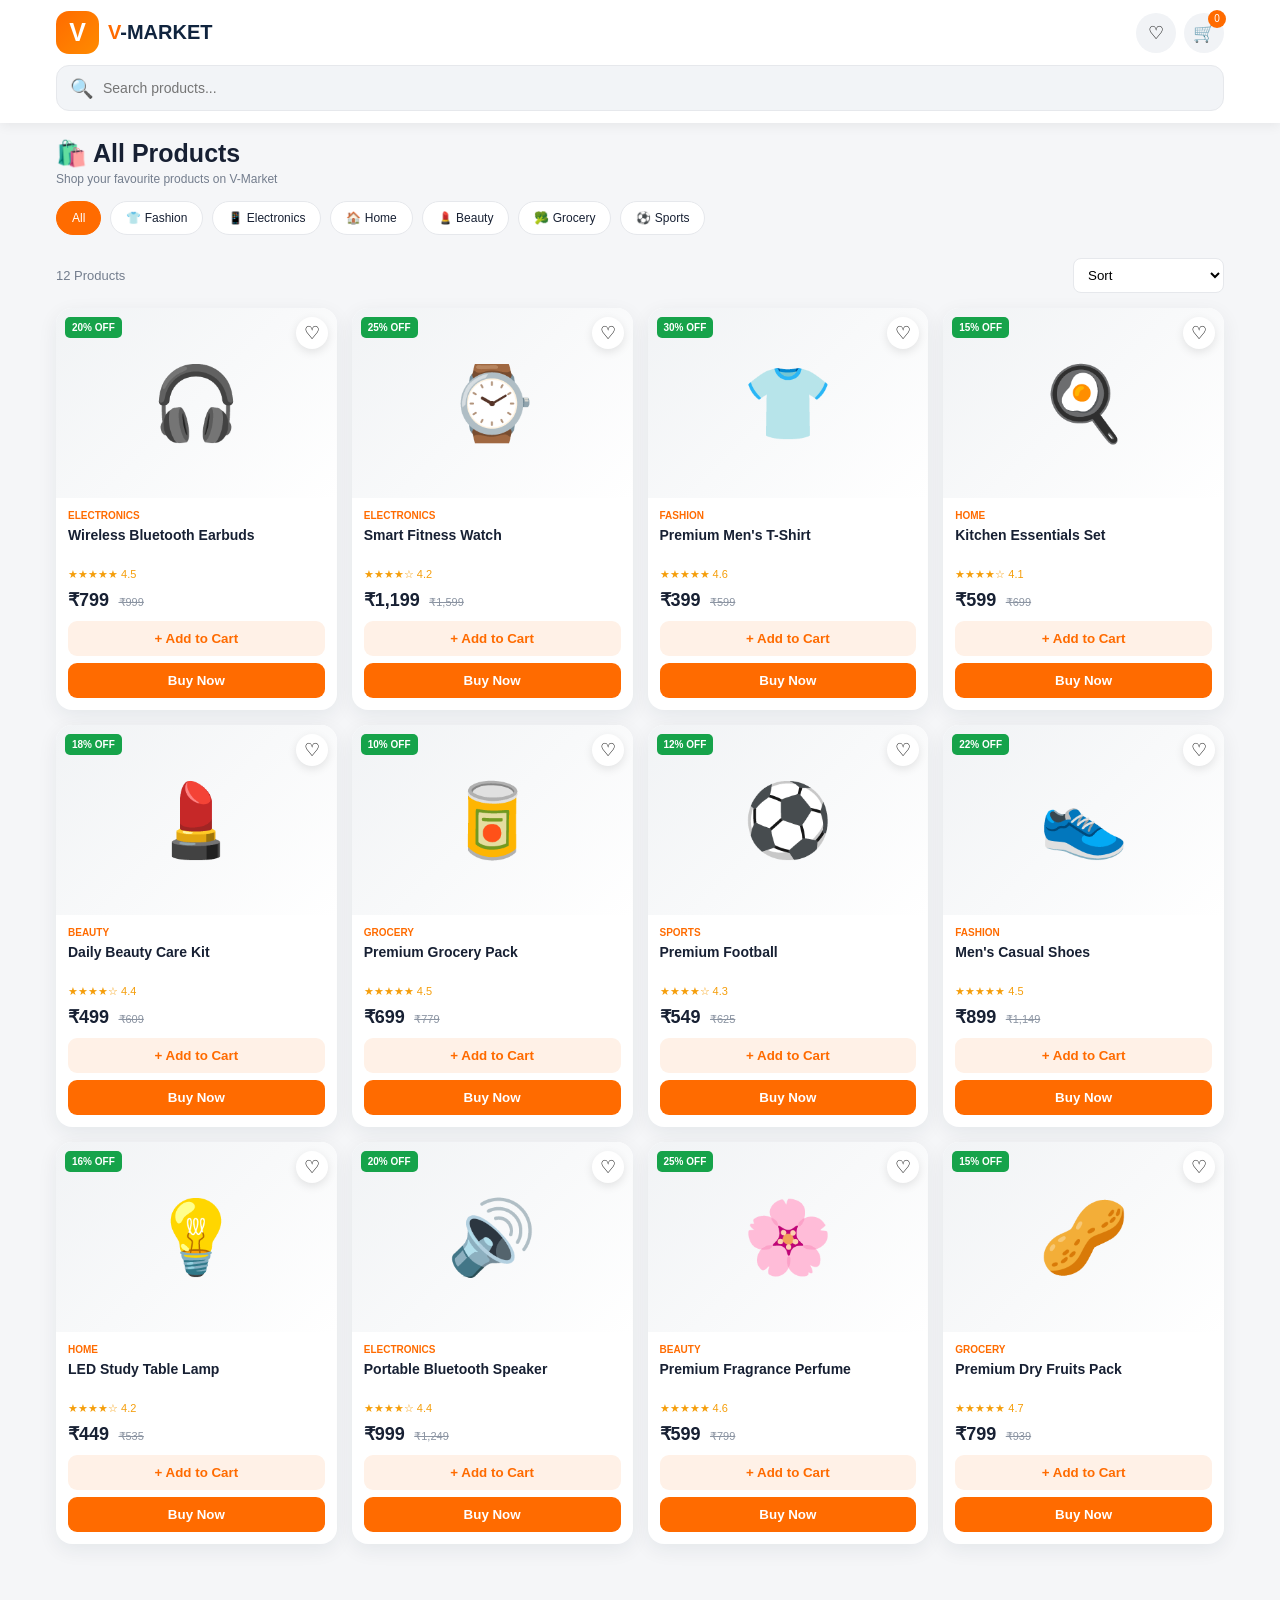
<file: products.html>
<!DOCTYPE html>
<html lang="en">
<head>
<meta charset="UTF-8">
<meta name="viewport" content="width=device-width, initial-scale=1.0">

<title>Products | V-Market</title>

<meta name="description"
content="Shop products on V-Market - Fashion, Electronics, Home, Beauty, Grocery and more.">

<style>

*{
    margin:0;
    padding:0;
    box-sizing:border-box;
}

:root{
    --orange:#ff6b00;
    --orange2:#ff8b00;
    --navy:#10243e;
    --text:#172033;
    --muted:#737d8d;
    --bg:#f5f6f8;
    --white:#fff;
    --green:#16a34a;
    --border:#e6e8ec;
}

body{
    font-family:Arial,Helvetica,sans-serif;
    background:var(--bg);
    color:var(--text);
    padding-bottom:75px;
}

button{
    border:0;
    font-family:inherit;
    cursor:pointer;
}

a{
    text-decoration:none;
    color:inherit;
}

/* HEADER */

.header{
    background:#fff;
    position:sticky;
    top:0;
    z-index:1000;
    box-shadow:0 2px 12px rgba(0,0,0,.07);
}

.header-top{
    max-width:1200px;
    margin:auto;
    padding:11px 16px;
    display:flex;
    align-items:center;
    justify-content:space-between;
    gap:12px;
}

.logo{
    display:flex;
    align-items:center;
    gap:9px;
}

.logo-icon{
    width:43px;
    height:43px;
    border-radius:13px;
    background:linear-gradient(135deg,var(--orange),var(--orange2));
    color:white;
    display:flex;
    justify-content:center;
    align-items:center;
    font-size:25px;
    font-weight:900;
}

.logo-name{
    font-size:20px;
    font-weight:900;
    color:var(--navy);
}

.logo-name span{
    color:var(--orange);
}

.header-right{
    display:flex;
    gap:8px;
}

.circle-btn{
    width:40px;
    height:40px;
    border-radius:50%;
    background:#f1f3f6;
    display:flex;
    align-items:center;
    justify-content:center;
    font-size:18px;
    position:relative;
}

.cart-number{
    position:absolute;
    top:-3px;
    right:-2px;
    width:18px;
    height:18px;
    background:var(--orange);
    color:white;
    border-radius:50%;
    display:flex;
    align-items:center;
    justify-content:center;
    font-size:10px;
}

/* SEARCH */

.search-area{
    max-width:1200px;
    margin:auto;
    padding:0 16px 12px;
}

.search-box{
    height:46px;
    border:1px solid var(--border);
    background:#f2f4f7;
    border-radius:13px;
    display:flex;
    align-items:center;
    gap:9px;
    padding:0 13px;
}

.search-box span{
    font-size:19px;
}

.search-box input{
    width:100%;
    border:0;
    outline:0;
    background:transparent;
    font-size:14px;
}

/* PAGE */

.container{
    max-width:1200px;
    margin:auto;
    padding:16px;
}

.page-title{
    display:flex;
    justify-content:space-between;
    align-items:center;
    margin-bottom:15px;
}

.page-title h1{
    font-size:25px;
}

.page-title p{
    color:var(--muted);
    font-size:12px;
    margin-top:4px;
}

/* FILTER */

.filter-row{
    display:flex;
    gap:9px;
    overflow-x:auto;
    padding-bottom:5px;
    margin-bottom:18px;
}

.filter-row::-webkit-scrollbar{
    display:none;
}

.filter-btn{
    white-space:nowrap;
    padding:9px 15px;
    background:white;
    border:1px solid var(--border);
    border-radius:20px;
    color:var(--text);
    font-size:12px;
}

.filter-btn.active{
    background:var(--orange);
    border-color:var(--orange);
    color:white;
}

/* SORT */

.sort-row{
    display:flex;
    justify-content:space-between;
    align-items:center;
    margin-bottom:15px;
}

.result-count{
    font-size:13px;
    color:var(--muted);
}

.sort-select{
    background:white;
    border:1px solid var(--border);
    padding:8px 10px;
    border-radius:8px;
    outline:0;
}

/* PRODUCTS */

.products{
    display:grid;
    grid-template-columns:repeat(4,1fr);
    gap:15px;
}

.product{
    background:white;
    border-radius:16px;
    overflow:hidden;
    box-shadow:0 6px 20px rgba(16,36,62,.07);
    position:relative;
    transition:.2s;
}

.product:hover{
    transform:translateY(-3px);
}

.product-image{
    height:190px;
    background:linear-gradient(135deg,#f1f3f5,#fff);
    display:flex;
    align-items:center;
    justify-content:center;
    font-size:72px;
    position:relative;
}

.discount{
    position:absolute;
    top:9px;
    left:9px;
    background:var(--green);
    color:white;
    padding:5px 7px;
    border-radius:5px;
    font-size:10px;
    font-weight:bold;
}

.wishlist{
    position:absolute;
    right:9px;
    top:9px;
    width:32px;
    height:32px;
    border-radius:50%;
    background:white;
    box-shadow:0 3px 10px rgba(0,0,0,.1);
    font-size:18px;
}

.wishlist.active{
    color:#ef4444;
}

.product-info{
    padding:12px;
}

.category-name{
    color:var(--orange);
    font-size:10px;
    font-weight:bold;
    text-transform:uppercase;
}

.product-name{
    font-size:14px;
    font-weight:bold;
    margin-top:5px;
    line-height:1.3;
    min-height:36px;
}

.rating{
    margin-top:6px;
    font-size:11px;
    color:#f59e0b;
}

.price-row{
    margin-top:8px;
}

.price{
    font-size:18px;
    font-weight:900;
}

.old-price{
    font-size:11px;
    color:#8b94a2;
    text-decoration:line-through;
    margin-left:5px;
}

.add-cart{
    width:100%;
    margin-top:10px;
    padding:10px;
    background:#fff1e7;
    color:var(--orange);
    border-radius:9px;
    font-weight:bold;
}

.buy-now{
    width:100%;
    margin-top:7px;
    padding:10px;
    background:var(--orange);
    color:white;
    border-radius:9px;
    font-weight:bold;
}

/* EMPTY */

.empty{
    display:none;
    background:white;
    border-radius:15px;
    text-align:center;
    padding:50px 20px;
}

.empty-icon{
    font-size:55px;
    margin-bottom:10px;
}

/* TOAST */

.toast{
    position:fixed;
    left:50%;
    bottom:85px;
    transform:translateX(-50%);
    background:var(--navy);
    color:white;
    padding:12px 18px;
    border-radius:10px;
    font-size:13px;
    z-index:9999;
    box-shadow:0 8px 25px rgba(0,0,0,.2);
}

/* BOTTOM NAV */

.bottom-nav{
    position:fixed;
    left:0;
    right:0;
    bottom:0;
    height:67px;
    background:white;
    display:flex;
    align-items:center;
    justify-content:space-around;
    box-shadow:0 -4px 20px rgba(0,0,0,.1);
    z-index:1000;
}

.nav-item{
    text-align:center;
    color:#788292;
    font-size:10px;
    cursor:pointer;
}

.nav-item div{
    font-size:20px;
    margin-bottom:3px;
}

.nav-item.active{
    color:var(--orange);
    font-weight:bold;
}

/* MOBILE */

@media(max-width:800px){

    .products{
        grid-template-columns:repeat(2,1fr);
        gap:10px;
    }

    .product-image{
        height:150px;
        font-size:58px;
    }

    .container{
        padding:12px;
    }

    .page-title h1{
        font-size:22px;
    }

    .logo-name{
        font-size:18px;
    }

}

@media(min-width:801px){

    .bottom-nav{
        display:none;
    }

}

</style>
</head>

<body>

<header class="header">

    <div class="header-top">

        <a href="index.html" class="logo">

            <div class="logo-icon">V</div>

            <div class="logo-name">
                <span>V</span>-MARKET
            </div>

        </a>

        <div class="header-right">

            <button class="circle-btn"
                    onclick="showToast('Wishlist खोल रहे हैं ❤️')">
                ♡
            </button>

            <button class="circle-btn"
                    onclick="openCart()">

                🛒

                <span class="cart-number"
                      id="cartNumber">
                    0
                </span>

            </button>

        </div>

    </div>

    <div class="search-area">

        <div class="search-box">

            <span>🔍</span>

            <input
                id="searchInput"
                type="search"
                placeholder="Search products..."
                oninput="searchProducts()"
            >

        </div>

    </div>

</header>


<main class="container">

    <div class="page-title">

        <div>

            <h1>🛍️ All Products</h1>

            <p>Shop your favourite products on V-Market</p>

        </div>

    </div>


    <!-- CATEGORIES -->

    <div class="filter-row">

        <button class="filter-btn active"
                onclick="filterCategory('all',this)">
            All
        </button>

        <button class="filter-btn"
                onclick="filterCategory('fashion',this)">
            👕 Fashion
        </button>

        <button class="filter-btn"
                onclick="filterCategory('electronics',this)">
            📱 Electronics
        </button>

        <button class="filter-btn"
                onclick="filterCategory('home',this)">
            🏠 Home
        </button>

        <button class="filter-btn"
                onclick="filterCategory('beauty',this)">
            💄 Beauty
        </button>

        <button class="filter-btn"
                onclick="filterCategory('grocery',this)">
            🥦 Grocery
        </button>

        <button class="filter-btn"
                onclick="filterCategory('sports',this)">
            ⚽ Sports
        </button>

    </div>


    <div class="sort-row">

        <div class="result-count"
             id="resultCount">
            12 Products
        </div>

        <select class="sort-select"
                onchange="sortProducts(this.value)">

            <option value="default">
                Sort
            </option>

            <option value="low">
                Price: Low to High
            </option>

            <option value="high">
                Price: High to Low
            </option>

            <option value="rating">
                Top Rated
            </option>

        </select>

    </div>


    <!-- PRODUCTS -->

    <div class="products" id="products">


        <div class="product"
             data-category="electronics"
             data-name="Wireless Bluetooth Earbuds"
             data-price="799"
             data-rating="4.5">

            <div class="product-image">

                🎧

                <span class="discount">
                    20% OFF
                </span>

                <button class="wishlist"
                        onclick="toggleWishlist(this)">
                    ♡
                </button>

            </div>

            <div class="product-info">

                <div class="category-name">
                    Electronics
                </div>

                <div class="product-name">
                    Wireless Bluetooth Earbuds
                </div>

                <div class="rating">
                    ★★★★★ 4.5
                </div>

                <div class="price-row">
                    <span class="price">₹799</span>
                    <span class="old-price">₹999</span>
                </div>

                <button class="add-cart"
                        onclick="addToCart('Wireless Bluetooth Earbuds',799)">
                    + Add to Cart
                </button>

                <button class="buy-now"
                        onclick="buyNow('Wireless Bluetooth Earbuds',799)">
                    Buy Now
                </button>

            </div>

        </div>


        <div class="product"
             data-category="electronics"
             data-name="Smart Fitness Watch"
             data-price="1199"
             data-rating="4.2">

            <div class="product-image">

                ⌚

                <span class="discount">
                    25% OFF
                </span>

                <button class="wishlist"
                        onclick="toggleWishlist(this)">
                    ♡
                </button>

            </div>

            <div class="product-info">

                <div class="category-name">
                    Electronics
                </div>

                <div class="product-name">
                    Smart Fitness Watch
                </div>

                <div class="rating">
                    ★★★★☆ 4.2
                </div>

                <div class="price-row">
                    <span class="price">₹1,199</span>
                    <span class="old-price">₹1,599</span>
                </div>

                <button class="add-cart"
                        onclick="addToCart('Smart Fitness Watch',1199)">
                    + Add to Cart
                </button>

                <button class="buy-now"
                        onclick="buyNow('Smart Fitness Watch',1199)">
                    Buy Now
                </button>

            </div>

        </div>


        <div class="product"
             data-category="fashion"
             data-name="Premium Mens T Shirt"
             data-price="399"
             data-rating="4.6">

            <div class="product-image">

                👕 

                <span class="discount">
                    30% OFF
                </span>

                <button class="wishlist"
                        onclick="toggleWishlist(this)">
                    ♡
                </button>

            </div>

            <div class="product-info">

                <div class="category-name">
                    Fashion
                </div>

                <div class="product-name">
                    Premium Men's T-Shirt
                </div>

                <div class="rating">
                    ★★★★★ 4.6
                </div>

                <div class="price-row">
                    <span class="price">₹399</span>
                    <span class="old-price">₹599</span>
                </div>

                <button class="add-cart"
                        onclick="addToCart('Premium Mens T-Shirt',399)">
                    + Add to Cart
                </button>

                <button class="buy-now"
                        onclick="buyNow('Premium Mens T-Shirt',399)">
                    Buy Now
                </button>

            </div>

        </div>


        <div class="product"
             data-category="home"
             data-name="Kitchen Essentials Set"
             data-price="599"
             data-rating="4.1">

            <div class="product-image">

                🍳

                <span class="discount">
                    15% OFF
                </span>

                <button class="wishlist"
                        onclick="toggleWishlist(this)">
                    ♡
                </button>

            </div>

            <div class="product-info">

                <div class="category-name">
                    Home
                </div>

                <div class="product-name">
                    Kitchen Essentials Set
                </div>

                <div class="rating">
                    ★★★★☆ 4.1
                </div>

                <div class="price-row">
                    <span class="price">₹599</span>
                    <span class="old-price">₹699</span>
                </div>

                <button class="add-cart"
                        onclick="addToCart('Kitchen Essentials Set',599)">
                    + Add to Cart
                </button>

                <button class="buy-now"
                        onclick="buyNow('Kitchen Essentials Set',599)">
                    Buy Now
                </button>

            </div>

        </div>


        <div class="product"
             data-category="beauty"
             data-name="Beauty Care Kit"
             data-price="499"
             data-rating="4.4">

            <div class="product-image">

                💄

                <span class="discount">
                    18% OFF
                </span>

                <button class="wishlist"
                        onclick="toggleWishlist(this)">
                    ♡
                </button>

            </div>

            <div class="product-info">

                <div class="category-name">
                    Beauty
                </div>

                <div class="product-name">
                    Daily Beauty Care Kit
                </div>

                <div class="rating">
                    ★★★★☆ 4.4
                </div>

                <div class="price-row">
                    <span class="price">₹499</span>
                    <span class="old-price">₹609</span>
                </div>

                <button class="add-cart"
                        onclick="addToCart('Daily Beauty Care Kit',499)">
                    + Add to Cart
                </button>

                <button class="buy-now"
                        onclick="buyNow('Daily Beauty Care Kit',499)">
                    Buy Now
                </button>

            </div>

        </div>


        <div class="product"
             data-category="grocery"
             data-name="Premium Grocery Pack"
             data-price="699"
             data-rating="4.5">

            <div class="product-image">

                🥫

                <span class="discount">
                    10% OFF
                </span>

                <button class="wishlist"
                        onclick="toggleWishlist(this)">
                    ♡
                </button>

            </div>

            <div class="product-info">

                <div class="category-name">
                    Grocery
                </div>

                <div class="product-name">
                    Premium Grocery Pack
                </div>

                <div class="rating">
                    ★★★★★ 4.5
                </div>

                <div class="price-row">
                    <span class="price">₹699</span>
                    <span class="old-price">₹779</span>
                </div>

                <button class="add-cart"
                        onclick="addToCart('Premium Grocery Pack',699)">
                    + Add to Cart
                </button>

                <button class="buy-now"
                        onclick="buyNow('Premium Grocery Pack',699)">
                    Buy Now
                </button>

            </div>

        </div>


        <div class="product"
             data-category="sports"
             data-name="Football"
             data-price="549"
             data-rating="4.3">

            <div class="product-image">

                ⚽

                <span class="discount">
                    12% OFF
                </span>

                <button class="wishlist"
                        onclick="toggleWishlist(this)">
                    ♡
                </button>

            </div>

            <div class="product-info">

                <div class="category-name">
                    Sports
                </div>

                <div class="product-name">
                    Premium Football
                </div>

                <div class="rating">
                    ★★★★☆ 4.3
                </div>

                <div class="price-row">
                    <span class="price">₹549</span>
                    <span class="old-price">₹625</span>
                </div>

                <button class="add-cart"
                        onclick="addToCart('Premium Football',549)">
                    + Add to Cart
                </button>

                <button class="buy-now"
                        onclick="buyNow('Premium Football',549)">
                    Buy Now
                </button>

            </div>

        </div>


        <div class="product"
             data-category="fashion"
             data-name="Mens Casual Shoes"
             data-price="899"
             data-rating="4.5">

            <div class="product-image">

                👟

                <span class="discount">
                    22% OFF
                </span>

                <button class="wishlist"
                        onclick="toggleWishlist(this)">
                    ♡
                </button>

            </div>

            <div class="product-info">

                <div class="category-name">
                    Fashion
                </div>

                <div class="product-name">
                    Men's Casual Shoes
                </div>

                <div class="rating">
                    ★★★★★ 4.5
                </div>

                <div class="price-row">
                    <span class="price">₹899</span>
                    <span class="old-price">₹1,149</span>
                </div>

                <button class="add-cart"
                        onclick="addToCart('Mens Casual Shoes',899)">
                    + Add to Cart
                </button>

                <button class="buy-now"
                        onclick="buyNow('Mens Casual Shoes',899)">
                    Buy Now
                </button>

            </div>

        </div>


        <div class="product"
             data-category="home"
             data-name="LED Table Lamp"
             data-price="449"
             data-rating="4.2">

            <div class="product-image">

                💡

                <span class="discount">
                    16% OFF
                </span>

                <button class="wishlist"
                        onclick="toggleWishlist(this)">
                    ♡
                </button>

            </div>

            <div class="product-info">

                <div class="category-name">
                    Home
                </div>

                <div class="product-name">
                    LED Study Table Lamp
                </div>

                <div class="rating">
                    ★★★★☆ 4.2
                </div>

                <div class="price-row">
                    <span class="price">₹449</span>
                    <span class="old-price">₹535</span>
                </div>

                <button class="add-cart"
                        onclick="addToCart('LED Study Table Lamp',449)">
                    + Add to Cart
                </button>

                <button class="buy-now"
                        onclick="buyNow('LED Study Table Lamp',449)">
                    Buy Now
                </button>

            </div>

        </div>


        <div class="product"
             data-category="electronics"
             data-name="Portable Speaker"
             data-price="999"
             data-rating="4.4">

            <div class="product-image">

                🔊

                <span class="discount">
                    20% OFF
                </span>

                <button class="wishlist"
                        onclick="toggleWishlist(this)">
                    ♡
                </button>

            </div>

            <div class="product-info">

                <div class="category-name">
                    Electronics
                </div>

                <div class="product-name">
                    Portable Bluetooth Speaker
                </div>

                <div class="rating">
                    ★★★★☆ 4.4
                </div>

                <div class="price-row">
                    <span class="price">₹999</span>
                    <span class="old-price">₹1,249</span>
                </div>

                <button class="add-cart"
                        onclick="addToCart('Portable Bluetooth Speaker',999)">
                    + Add to Cart
                </button>

                <button class="buy-now"
                        onclick="buyNow('Portable Bluetooth Speaker',999)">
                    Buy Now
                </button>

            </div>

        </div>


        <div class="product"
             data-category="beauty"
             data-name="Perfume"
             data-price="599"
             data-rating="4.6">

            <div class="product-image">

                🌸

                <span class="discount">
                    25% OFF
                </span>

                <button class="wishlist"
                        onclick="toggleWishlist(this)">
                    ♡
                </button>

            </div>

            <div class="product-info">

                <div class="category-name">
                    Beauty
                </div>

                <div class="product-name">
                    Premium Fragrance Perfume
                </div>

                <div class="rating">
                    ★★★★★ 4.6
                </div>

                <div class="price-row">
                    <span class="price">₹599</span>
                    <span class="old-price">₹799</span>
                </div>

                <button class="add-cart"
                        onclick="addToCart('Premium Fragrance Perfume',599)">
                    + Add to Cart
                </button>

                <button class="buy-now"
                        onclick="buyNow('Premium Fragrance Perfume',599)">
                    Buy Now
                </button>

            </div>

        </div>


        <div class="product"
             data-category="grocery"
             data-name="Dry Fruits Pack"
             data-price="799"
             data-rating="4.7">

            <div class="product-image">

                🥜

                <span class="discount">
                    15% OFF
                </span>

                <button class="wishlist"
                        onclick="toggleWishlist(this)">
                    ♡
                </button>

            </div>

            <div class="product-info">

                <div class="category-name">
                    Grocery
                </div>

                <div class="product-name">
                    Premium Dry Fruits Pack
                </div>

                <div class="rating">
                    ★★★★★ 4.7
                </div>

                <div class="price-row">
                    <span class="price">₹799</span>
                    <span class="old-price">₹939</span>
                </div>

                <button class="add-cart"
                        onclick="addToCart('Premium Dry Fruits Pack',799)">
                    + Add to Cart
                </button>

                <button class="buy-now"
                        onclick="buyNow('Premium Dry Fruits Pack',799)">
                    Buy Now
                </button>

            </div>

        </div>

    </div>


    <div class="empty" id="empty">

        <div class="empty-icon">
            🔍
        </div>

        <h3>No products found</h3>

        <p style="color:#737d8d;margin-top:7px">
            Try another product or category.
        </p>

    </div>

</main>


<!-- BOTTOM NAV -->

<nav class="bottom-nav">

    <a href="index.html" class="nav-item">

        <div>🏠</div>
        Home

    </a>

    <div class="nav-item active">

        <div>🛍️</div>
        Products

    </div>

    <div class="nav-item"
         onclick="openCart()">

        <div>🛒</div>
        Cart

    </div>

    <div class="nav-item"
         onclick="showToast('Orders system जल्द आएगा 📦')">

        <div>📦</div>
        Orders

    </div>

    <div class="nav-item"
         onclick="showToast('Profile system जल्द आएगा 👤')">

        <div>👤</div>
        Profile

    </div>

</nav>


<script>

/* CART */

let cart = JSON.parse(
    localStorage.getItem("vmarket_cart") || "[]"
);

updateCartCount();


function addToCart(name,price){

    cart.push({
        name:name,
        price:price,
        quantity:1
    });

    localStorage.setItem(
        "vmarket_cart",
        JSON.stringify(cart)
    );

    updateCartCount();

    showToast(
        name + " cart में add हो गया 🛒"
    );
}


function updateCartCount(){

    document.getElementById("cartNumber")
        .innerText = cart.length;

}


function openCart(){

    window.location.href = "cart.html";

}


/* BUY NOW */

function buyNow(name,price){

    localStorage.setItem(
        "vmarket_buy_now",
        JSON.stringify({
            name:name,
            price:price
        })
    );

    showToast(
        "Checkout system अगले चरण में बनेगा 🛍️"
    );

}


/* WISHLIST */

function toggleWishlist(button){

    button.classList.toggle("active");

    if(button.classList.contains("active")){

        button.innerText="♥";

        showToast("Wishlist में add किया ❤️");

    }else{

        button.innerText="♡";

        showToast("Wishlist से हटाया");

    }

}


/* CATEGORY FILTER */

let currentCategory="all";


function filterCategory(category,button){

    currentCategory=category;

    document
        .querySelectorAll(".filter-btn")
        .forEach(btn=>{
            btn.classList.remove("active");
        });

    button.classList.add("active");

    applyFilters();

}


/* SEARCH */

function searchProducts(){

    applyFilters();

}


/* FILTER + SEARCH */

function applyFilters(){

    const search =
        document
        .getElementById("searchInput")
        .value
        .toLowerCase()
        .trim();

    const products =
        Array.from(
            document.querySelectorAll(".product")
        );

    let visible=0;

    products.forEach(product=>{

        const name =
            product
            .dataset
            .name
            .toLowerCase();

        const category =
            product
            .dataset
            .category;

        const categoryMatch =
            currentCategory==="all" ||
            category===currentCategory;

        const searchMatch =
            name.includes(search);

        if(categoryMatch && searchMatch){

            product.style.display="";

            visible++;

        }else{

            product.style.display="none";

        }

    });

    document.getElementById("resultCount")
        .innerText =
        visible + " Products";

    document.getElementById("empty")
        .style.display =
        visible===0 ? "block" : "none";

}


/* SORT */

function sortProducts(type){

    const container =
        document.getElementById("products");

    const products =
        Array.from(
            container.querySelectorAll(".product")
        );

    if(type==="low"){

        products.sort(
            (a,b)=>
            Number(a.dataset.price) -
            Number(b.dataset.price)
        );

    }

    if(type==="high"){

        products.sort(
            (a,b)=>
            Number(b.dataset.price) -
            Number(a.dataset.price)
        );

    }

    if(type==="rating"){

        products.sort(
            (a,b)=>
            Number(b.dataset.rating) -
            Number(a.dataset.rating)
        );

    }

    products.forEach(product=>{
        container.appendChild(product);
    });

}


/* TOAST */

function showToast(message){

    const old =
        document.querySelector(".toast");

    if(old){
        old.remove();
    }

    const toast =
        document.createElement("div");

    toast.className="toast";

    toast.innerText=message;

    document.body.appendChild(toast);

    setTimeout(()=>{
        toast.remove();
    },2500);

}

</script>

</body>
</html>
</file>
